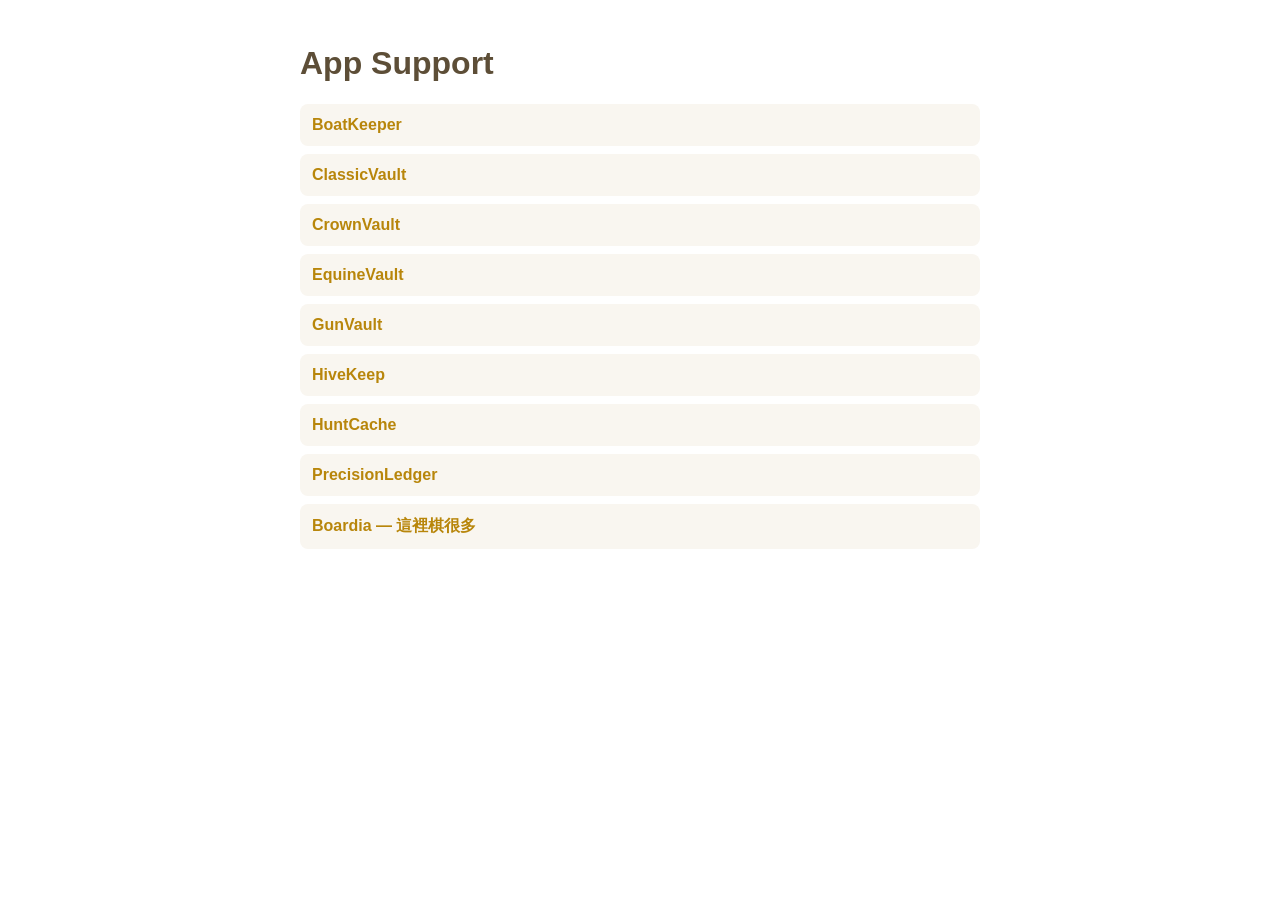
<file: index.html>
<!DOCTYPE html>
<html lang="en">
<head>
<meta charset="UTF-8">
<meta name="viewport" content="width=device-width, initial-scale=1.0">
<title>App Support</title>
<style>
body { font-family: -apple-system, sans-serif; max-width: 680px; margin: 0 auto; padding: 24px 16px; }
h1 { color: #5D4E37; }
a { color: #B8860B; text-decoration: none; font-weight: 600; }
.app { margin: 8px 0; padding: 12px; background: #f9f6f0; border-radius: 8px; }
</style>
</head>
<body>
<h1>App Support</h1>
<div class="app"><a href="./boatkeeper.html">BoatKeeper</a></div>
<div class="app"><a href="./classicvault.html">ClassicVault</a></div>
<div class="app"><a href="./crownvault.html">CrownVault</a></div>
<div class="app"><a href="./equinevault.html">EquineVault</a></div>
<div class="app"><a href="./gunvault.html">GunVault</a></div>
<div class="app"><a href="./hivekeep.html">HiveKeep</a></div>
<div class="app"><a href="./huntcache.html">HuntCache</a></div>
<div class="app"><a href="./precisionledger.html">PrecisionLedger</a></div>
<div class="app"><a href="./boardia/support.html">Boardia — 這裡棋很多</a></div>
</body>
</html>
</file>
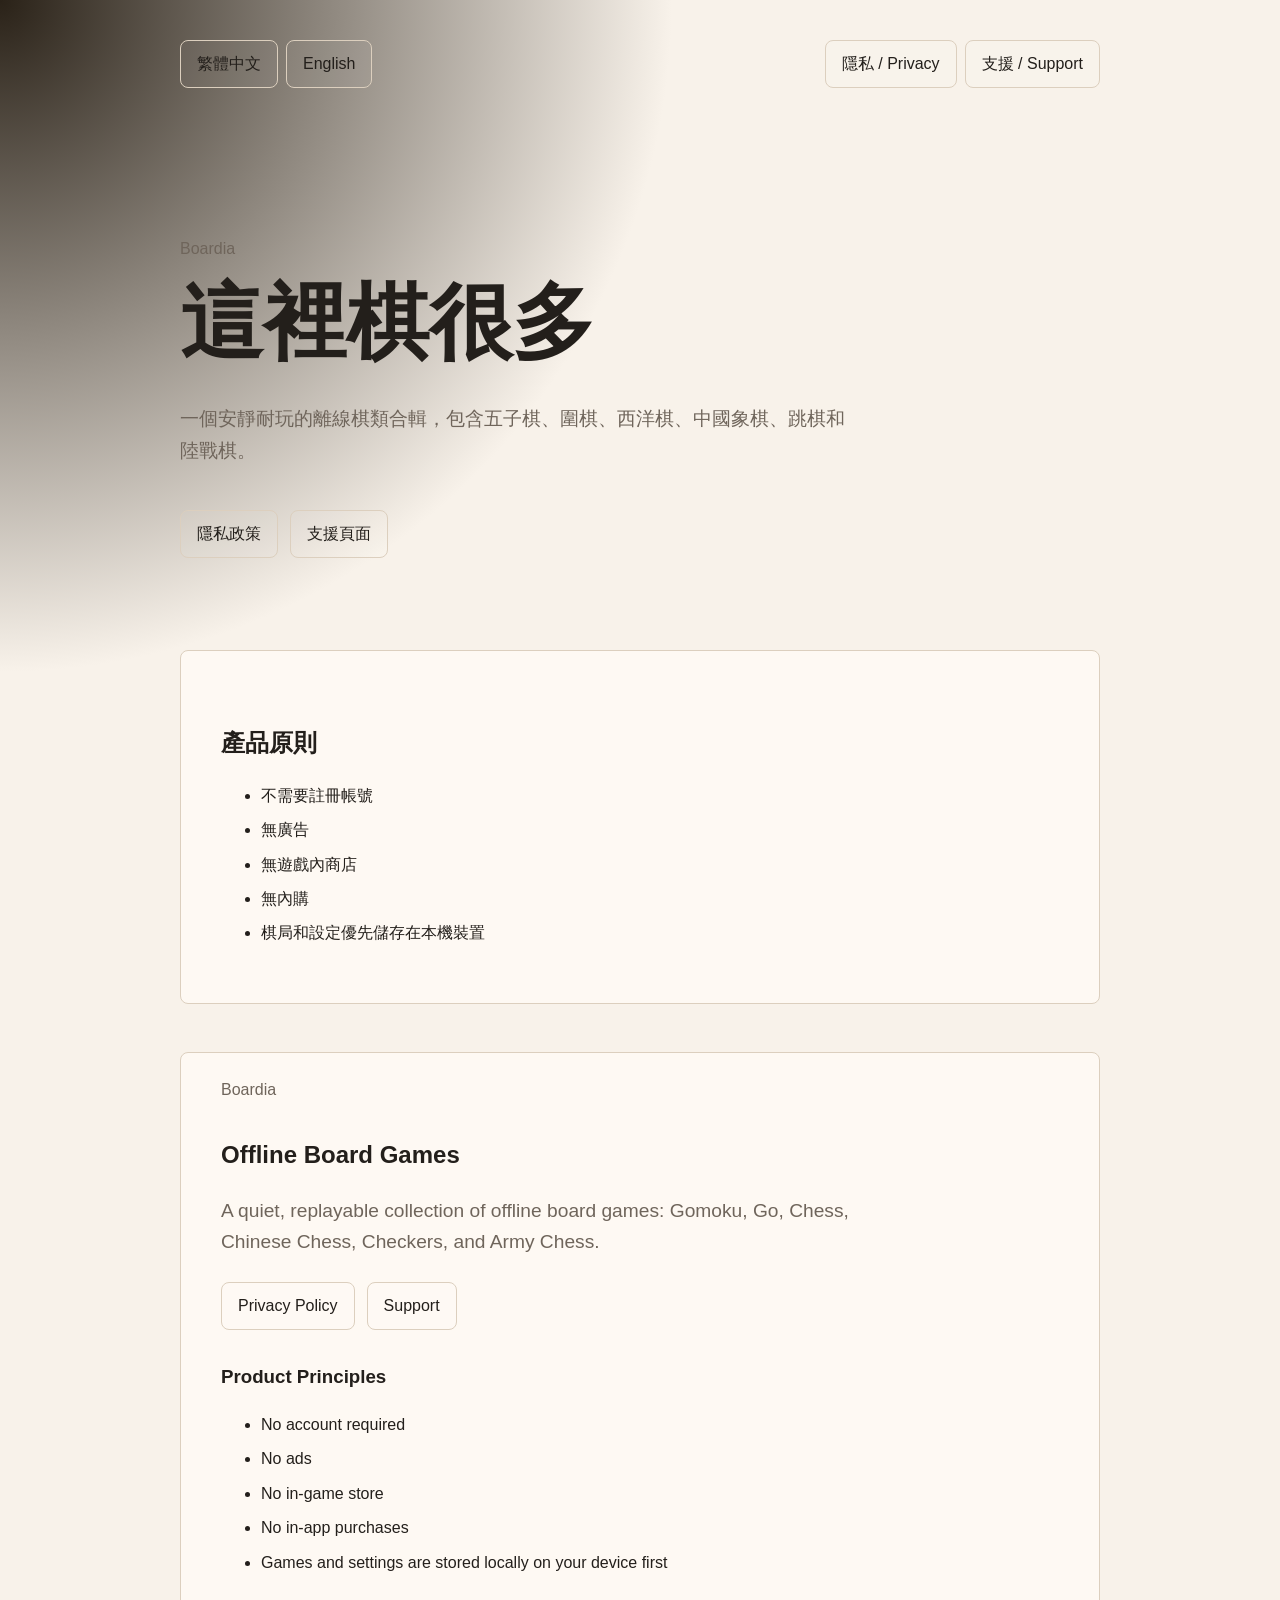
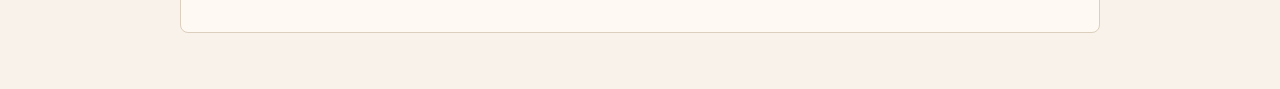
<file: boardia/index.html>
<!doctype html>
<html lang="zh-Hant-TW">
<head>
  <meta charset="utf-8">
  <meta name="viewport" content="width=device-width, initial-scale=1">
  <title>這裡棋很多 · Boardia</title>
  <meta name="description" content="這裡棋很多（Boardia）是一款離線棋類遊戲合輯，提供繁體中文與英文資訊。">
  <link rel="stylesheet" href="style.css">
</head>
<body>
  <main class="page">
    <nav class="topnav" aria-label="語言導覽">
      <div class="nav-links"><a href="#zh-hant">繁體中文</a><a href="#en">English</a></div>
      <div class="language-links"><a href="privacy.html">隱私 / Privacy</a><a href="support.html">支援 / Support</a></div>
    </nav>

    <section id="zh-hant" class="hero" lang="zh-Hant-TW">
        <p class="eyebrow">Boardia</p>
        <h1>這裡棋很多</h1>
        <p class="lede">一個安靜耐玩的離線棋類合輯，包含五子棋、圍棋、西洋棋、中國象棋、跳棋和陸戰棋。</p>
        <div class="actions">
          <a href="privacy.html">隱私政策</a>
          <a href="support.html">支援頁面</a>
        </div>
    </section>

    <section class="panel" lang="zh-Hant-TW">
      <h2>產品原則</h2>
      <ul>
        <li>不需要註冊帳號</li>
        <li>無廣告</li>
        <li>無遊戲內商店</li>
        <li>無內購</li>
        <li>棋局和設定優先儲存在本機裝置</li>
      </ul>
    </section>

    <section id="en" class="panel translation" lang="en">
      <p class="eyebrow">Boardia</p>
      <h2>Offline Board Games</h2>
      <p class="lede">A quiet, replayable collection of offline board games: Gomoku, Go, Chess, Chinese Chess, Checkers, and Army Chess.</p>
      <div class="actions">
        <a href="privacy.html">Privacy Policy</a>
        <a href="support.html">Support</a>
      </div>
      <h3>Product Principles</h3>
      <ul>
        <li>No account required</li>
        <li>No ads</li>
        <li>No in-game store</li>
        <li>No in-app purchases</li>
        <li>Games and settings are stored locally on your device first</li>
      </ul>
    </section>
  </main>
</body>
</html>
</file>
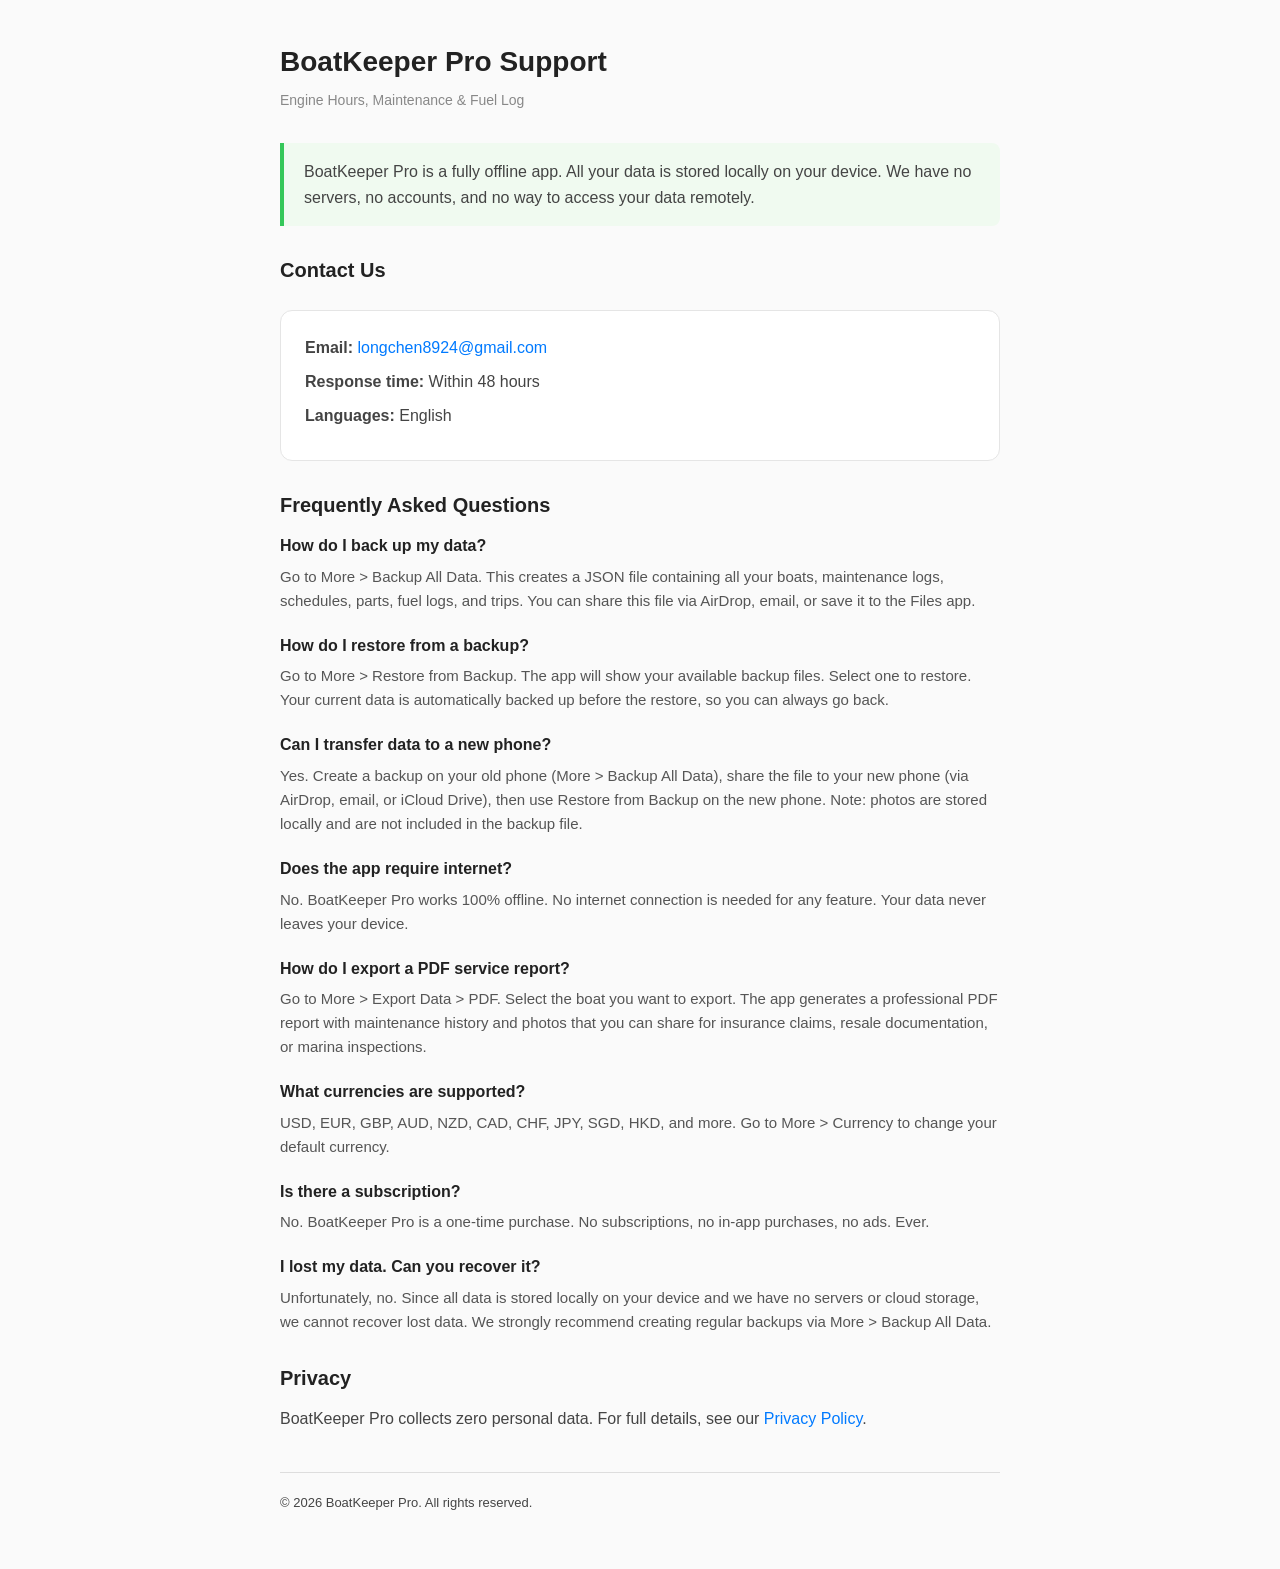
<file: boatkeeper.html>
<!DOCTYPE html>
<html lang="en">
<head>
<meta charset="UTF-8">
<meta name="viewport" content="width=device-width, initial-scale=1.0">
<title>BoatKeeper Pro - Support</title>
<style>
  * { margin: 0; padding: 0; box-sizing: border-box; }
  body {
    font-family: -apple-system, BlinkMacSystemFont, "Segoe UI", Roboto, Helvetica, Arial, sans-serif;
    background: #fafafa;
    color: #333;
    line-height: 1.6;
    padding: 40px 20px;
  }
  .container { max-width: 720px; margin: 0 auto; }
  h1 { font-size: 28px; color: #222; margin-bottom: 4px; }
  .subtitle { font-size: 14px; color: #888; margin-bottom: 32px; }
  h2 { font-size: 20px; color: #222; margin: 28px 0 12px; }
  p { margin-bottom: 16px; color: #444; }
  .highlight {
    background: #f0faf0;
    border-left: 4px solid #34c759;
    padding: 16px 20px;
    margin: 24px 0;
    border-radius: 0 8px 8px 0;
  }
  .highlight p { margin-bottom: 0; }
  a { color: #007aff; text-decoration: none; }
  a:hover { text-decoration: underline; }
  .contact-card {
    background: #fff;
    border: 1px solid #e5e5e5;
    border-radius: 12px;
    padding: 24px;
    margin: 24px 0;
  }
  .contact-card p { margin-bottom: 8px; }
  .faq-item { margin-bottom: 20px; }
  .faq-item h3 { font-size: 16px; color: #222; margin-bottom: 6px; }
  .faq-item p { font-size: 15px; color: #555; margin-bottom: 0; }
  .footer {
    margin-top: 40px;
    padding-top: 20px;
    border-top: 1px solid #ddd;
    font-size: 13px;
    color: #999;
  }
</style>
</head>
<body>
<div class="container">

<h1>BoatKeeper Pro Support</h1>
<p class="subtitle">Engine Hours, Maintenance & Fuel Log</p>

<div class="highlight">
  <p>BoatKeeper Pro is a fully offline app. All your data is stored locally on your device. We have no servers, no accounts, and no way to access your data remotely.</p>
</div>

<h2>Contact Us</h2>
<div class="contact-card">
  <p><strong>Email:</strong> <a href="mailto:longchen8924@gmail.com">longchen8924@gmail.com</a></p>
  <p><strong>Response time:</strong> Within 48 hours</p>
  <p><strong>Languages:</strong> English</p>
</div>

<h2>Frequently Asked Questions</h2>

<div class="faq-item">
  <h3>How do I back up my data?</h3>
  <p>Go to More > Backup All Data. This creates a JSON file containing all your boats, maintenance logs, schedules, parts, fuel logs, and trips. You can share this file via AirDrop, email, or save it to the Files app.</p>
</div>

<div class="faq-item">
  <h3>How do I restore from a backup?</h3>
  <p>Go to More > Restore from Backup. The app will show your available backup files. Select one to restore. Your current data is automatically backed up before the restore, so you can always go back.</p>
</div>

<div class="faq-item">
  <h3>Can I transfer data to a new phone?</h3>
  <p>Yes. Create a backup on your old phone (More > Backup All Data), share the file to your new phone (via AirDrop, email, or iCloud Drive), then use Restore from Backup on the new phone. Note: photos are stored locally and are not included in the backup file.</p>
</div>

<div class="faq-item">
  <h3>Does the app require internet?</h3>
  <p>No. BoatKeeper Pro works 100% offline. No internet connection is needed for any feature. Your data never leaves your device.</p>
</div>

<div class="faq-item">
  <h3>How do I export a PDF service report?</h3>
  <p>Go to More > Export Data > PDF. Select the boat you want to export. The app generates a professional PDF report with maintenance history and photos that you can share for insurance claims, resale documentation, or marina inspections.</p>
</div>

<div class="faq-item">
  <h3>What currencies are supported?</h3>
  <p>USD, EUR, GBP, AUD, NZD, CAD, CHF, JPY, SGD, HKD, and more. Go to More > Currency to change your default currency.</p>
</div>

<div class="faq-item">
  <h3>Is there a subscription?</h3>
  <p>No. BoatKeeper Pro is a one-time purchase. No subscriptions, no in-app purchases, no ads. Ever.</p>
</div>

<div class="faq-item">
  <h3>I lost my data. Can you recover it?</h3>
  <p>Unfortunately, no. Since all data is stored locally on your device and we have no servers or cloud storage, we cannot recover lost data. We strongly recommend creating regular backups via More > Backup All Data.</p>
</div>

<h2>Privacy</h2>
<p>BoatKeeper Pro collects zero personal data. For full details, see our <a href="https://maxchen8924-max.github.io/privacy-policy/boatkeeper.html">Privacy Policy</a>.</p>

<div class="footer">
  <p>&copy; 2026 BoatKeeper Pro. All rights reserved.</p>
</div>

</div>
</body>
</html>
</file>
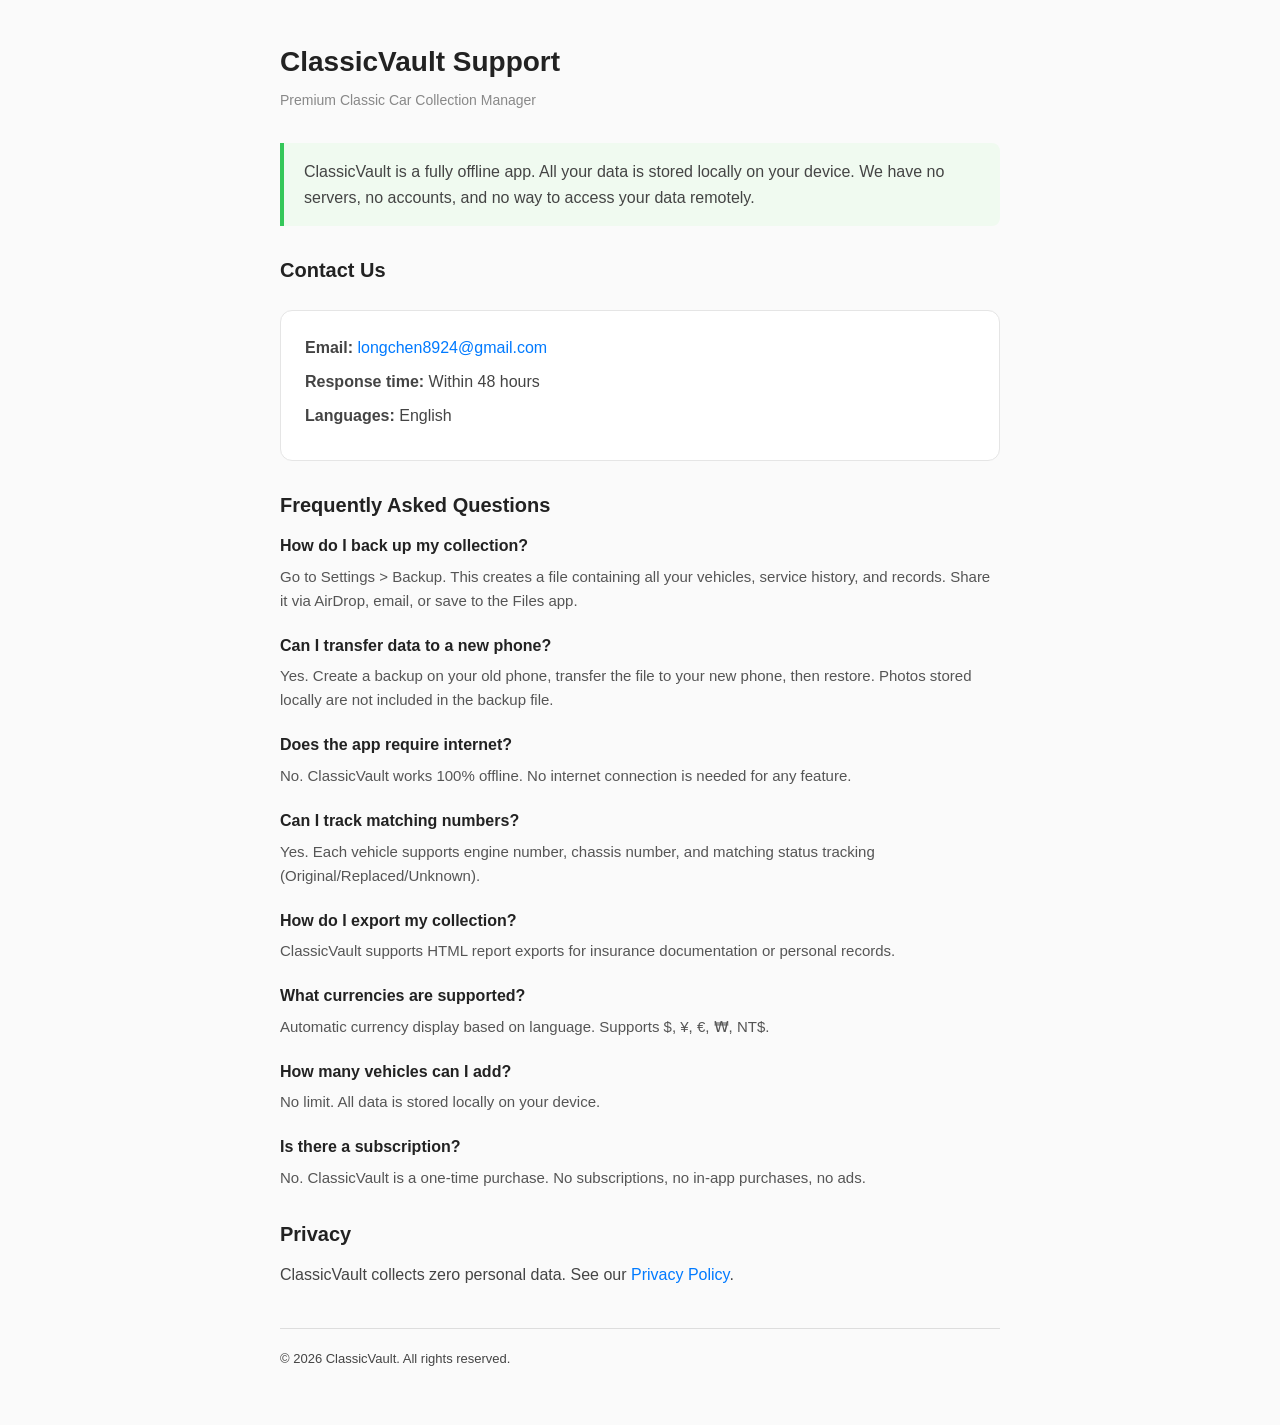
<file: classicvault.html>
<!DOCTYPE html>
<html lang="en">
<head>
<meta charset="UTF-8">
<meta name="viewport" content="width=device-width, initial-scale=1.0">
<title>ClassicVault - Support</title>
<style>
  *{margin:0;padding:0;box-sizing:border-box}
  body{font-family:-apple-system,BlinkMacSystemFont,"Segoe UI",Roboto,Helvetica,Arial,sans-serif;background:#fafafa;color:#333;line-height:1.6;padding:40px 20px}
  .container{max-width:720px;margin:0 auto}
  h1{font-size:28px;color:#222;margin-bottom:4px}
  .subtitle{font-size:14px;color:#888;margin-bottom:32px}
  h2{font-size:20px;color:#222;margin:28px 0 12px}
  p{margin-bottom:16px;color:#444}
  .highlight{background:#f0faf0;border-left:4px solid #34c759;padding:16px 20px;margin:24px 0;border-radius:0 8px 8px 0}
  .highlight p{margin-bottom:0}
  a{color:#007aff;text-decoration:none}
  a:hover{text-decoration:underline}
  .contact-card{background:#fff;border:1px solid #e5e5e5;border-radius:12px;padding:24px;margin:24px 0}
  .contact-card p{margin-bottom:8px}
  .faq-item{margin-bottom:20px}
  .faq-item h3{font-size:16px;color:#222;margin-bottom:6px}
  .faq-item p{font-size:15px;color:#555;margin-bottom:0}
  .footer{margin-top:40px;padding-top:20px;border-top:1px solid #ddd;font-size:13px;color:#999}
</style>
</head>
<body>
<div class="container">
<h1>ClassicVault Support</h1>
<p class="subtitle">Premium Classic Car Collection Manager</p>

<div class="highlight">
  <p>ClassicVault is a fully offline app. All your data is stored locally on your device. We have no servers, no accounts, and no way to access your data remotely.</p>
</div>

<h2>Contact Us</h2>
<div class="contact-card">
  <p><strong>Email:</strong> <a href="mailto:longchen8924@gmail.com">longchen8924@gmail.com</a></p>
  <p><strong>Response time:</strong> Within 48 hours</p>
  <p><strong>Languages:</strong> English</p>
</div>

<h2>Frequently Asked Questions</h2>

<div class="faq-item">
  <h3>How do I back up my collection?</h3>
  <p>Go to Settings > Backup. This creates a file containing all your vehicles, service history, and records. Share it via AirDrop, email, or save to the Files app.</p>
</div>

<div class="faq-item">
  <h3>Can I transfer data to a new phone?</h3>
  <p>Yes. Create a backup on your old phone, transfer the file to your new phone, then restore. Photos stored locally are not included in the backup file.</p>
</div>

<div class="faq-item">
  <h3>Does the app require internet?</h3>
  <p>No. ClassicVault works 100% offline. No internet connection is needed for any feature.</p>
</div>

<div class="faq-item">
  <h3>Can I track matching numbers?</h3>
  <p>Yes. Each vehicle supports engine number, chassis number, and matching status tracking (Original/Replaced/Unknown).</p>
</div>

<div class="faq-item">
  <h3>How do I export my collection?</h3>
  <p>ClassicVault supports HTML report exports for insurance documentation or personal records.</p>
</div>

<div class="faq-item">
  <h3>What currencies are supported?</h3>
  <p>Automatic currency display based on language. Supports $, &#165;, &#8364;, &#8361;, NT$.</p>
</div>

<div class="faq-item">
  <h3>How many vehicles can I add?</h3>
  <p>No limit. All data is stored locally on your device.</p>
</div>

<div class="faq-item">
  <h3>Is there a subscription?</h3>
  <p>No. ClassicVault is a one-time purchase. No subscriptions, no in-app purchases, no ads.</p>
</div>

<h2>Privacy</h2>
<p>ClassicVault collects zero personal data. See our <a href="https://maxchen8924-max.github.io/privacy-policy/classicvault.html">Privacy Policy</a>.</p>

<div class="footer"><p>&copy; 2026 ClassicVault. All rights reserved.</p></div>
</div>
</body>
</html>
</file>
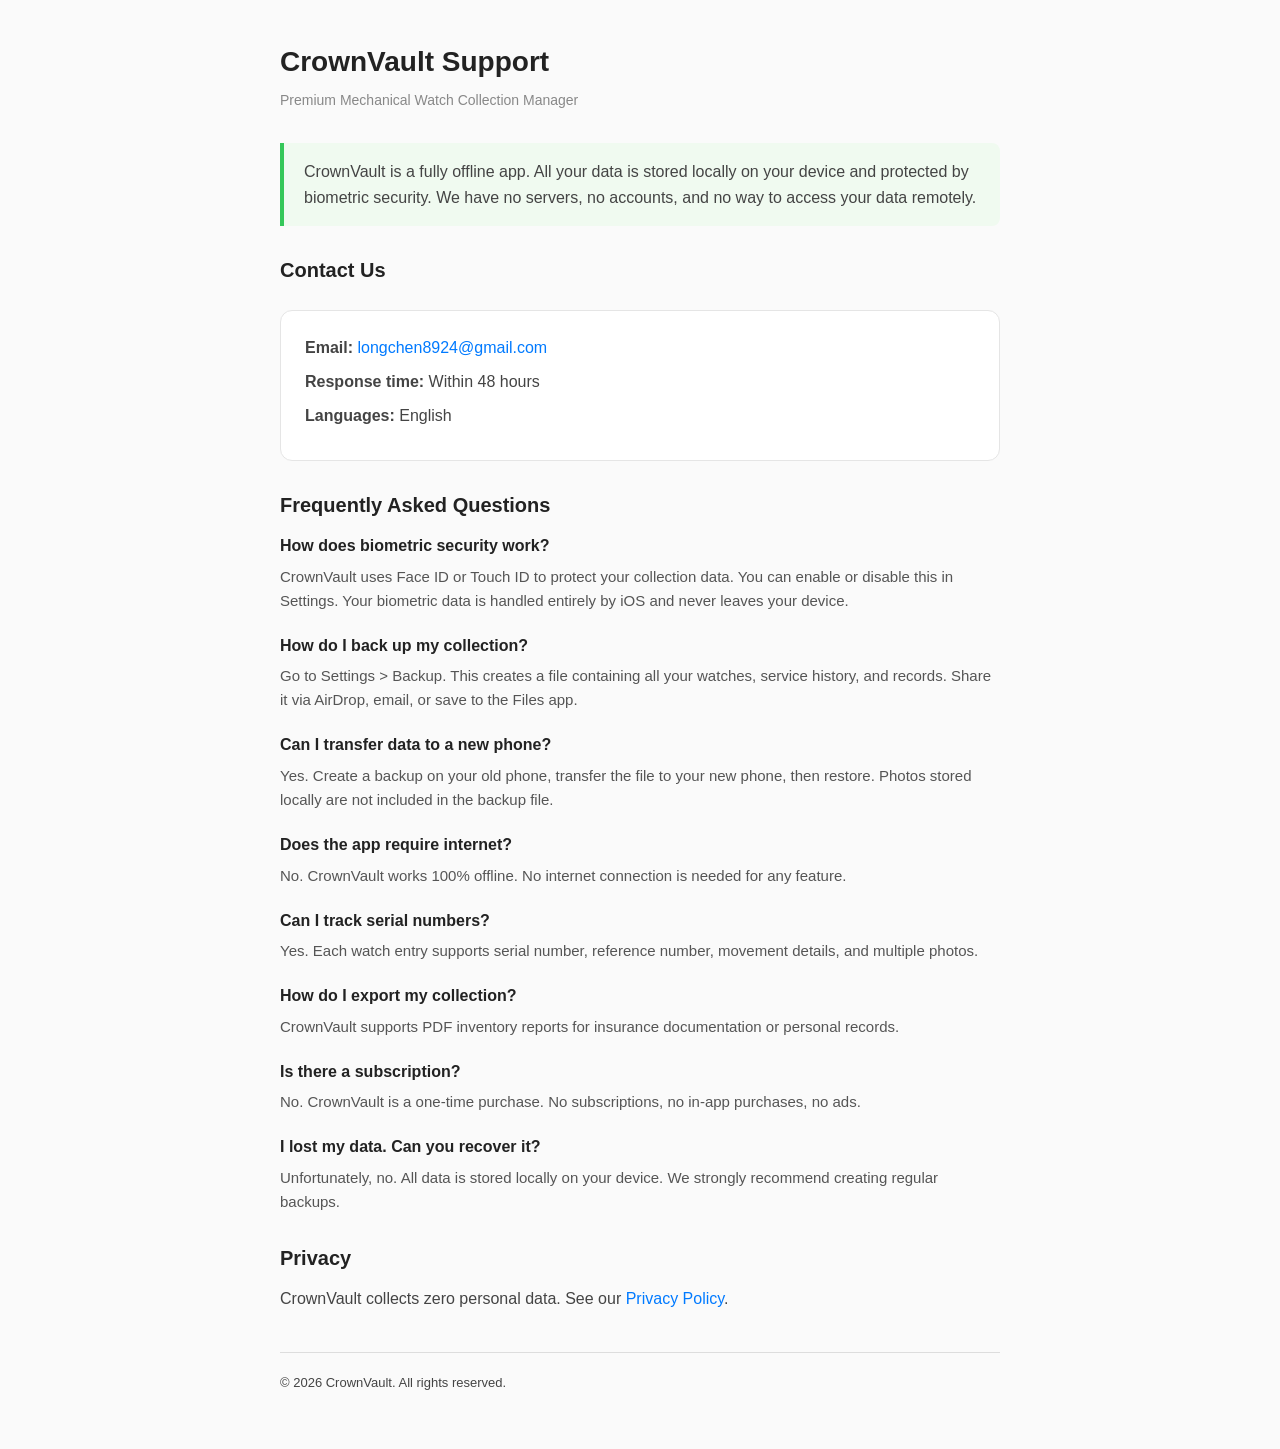
<file: crownvault.html>
<!DOCTYPE html>
<html lang="en">
<head>
<meta charset="UTF-8">
<meta name="viewport" content="width=device-width, initial-scale=1.0">
<title>CrownVault - Support</title>
<style>
  *{margin:0;padding:0;box-sizing:border-box}
  body{font-family:-apple-system,BlinkMacSystemFont,"Segoe UI",Roboto,Helvetica,Arial,sans-serif;background:#fafafa;color:#333;line-height:1.6;padding:40px 20px}
  .container{max-width:720px;margin:0 auto}
  h1{font-size:28px;color:#222;margin-bottom:4px}
  .subtitle{font-size:14px;color:#888;margin-bottom:32px}
  h2{font-size:20px;color:#222;margin:28px 0 12px}
  p{margin-bottom:16px;color:#444}
  .highlight{background:#f0faf0;border-left:4px solid #34c759;padding:16px 20px;margin:24px 0;border-radius:0 8px 8px 0}
  .highlight p{margin-bottom:0}
  a{color:#007aff;text-decoration:none}
  a:hover{text-decoration:underline}
  .contact-card{background:#fff;border:1px solid #e5e5e5;border-radius:12px;padding:24px;margin:24px 0}
  .contact-card p{margin-bottom:8px}
  .faq-item{margin-bottom:20px}
  .faq-item h3{font-size:16px;color:#222;margin-bottom:6px}
  .faq-item p{font-size:15px;color:#555;margin-bottom:0}
  .footer{margin-top:40px;padding-top:20px;border-top:1px solid #ddd;font-size:13px;color:#999}
</style>
</head>
<body>
<div class="container">
<h1>CrownVault Support</h1>
<p class="subtitle">Premium Mechanical Watch Collection Manager</p>

<div class="highlight">
  <p>CrownVault is a fully offline app. All your data is stored locally on your device and protected by biometric security. We have no servers, no accounts, and no way to access your data remotely.</p>
</div>

<h2>Contact Us</h2>
<div class="contact-card">
  <p><strong>Email:</strong> <a href="mailto:longchen8924@gmail.com">longchen8924@gmail.com</a></p>
  <p><strong>Response time:</strong> Within 48 hours</p>
  <p><strong>Languages:</strong> English</p>
</div>

<h2>Frequently Asked Questions</h2>

<div class="faq-item">
  <h3>How does biometric security work?</h3>
  <p>CrownVault uses Face ID or Touch ID to protect your collection data. You can enable or disable this in Settings. Your biometric data is handled entirely by iOS and never leaves your device.</p>
</div>

<div class="faq-item">
  <h3>How do I back up my collection?</h3>
  <p>Go to Settings > Backup. This creates a file containing all your watches, service history, and records. Share it via AirDrop, email, or save to the Files app.</p>
</div>

<div class="faq-item">
  <h3>Can I transfer data to a new phone?</h3>
  <p>Yes. Create a backup on your old phone, transfer the file to your new phone, then restore. Photos stored locally are not included in the backup file.</p>
</div>

<div class="faq-item">
  <h3>Does the app require internet?</h3>
  <p>No. CrownVault works 100% offline. No internet connection is needed for any feature.</p>
</div>

<div class="faq-item">
  <h3>Can I track serial numbers?</h3>
  <p>Yes. Each watch entry supports serial number, reference number, movement details, and multiple photos.</p>
</div>

<div class="faq-item">
  <h3>How do I export my collection?</h3>
  <p>CrownVault supports PDF inventory reports for insurance documentation or personal records.</p>
</div>

<div class="faq-item">
  <h3>Is there a subscription?</h3>
  <p>No. CrownVault is a one-time purchase. No subscriptions, no in-app purchases, no ads.</p>
</div>

<div class="faq-item">
  <h3>I lost my data. Can you recover it?</h3>
  <p>Unfortunately, no. All data is stored locally on your device. We strongly recommend creating regular backups.</p>
</div>

<h2>Privacy</h2>
<p>CrownVault collects zero personal data. See our <a href="https://maxchen8924-max.github.io/privacy-policy/crownvault.html">Privacy Policy</a>.</p>

<div class="footer"><p>&copy; 2026 CrownVault. All rights reserved.</p></div>
</div>
</body>
</html>
</file>
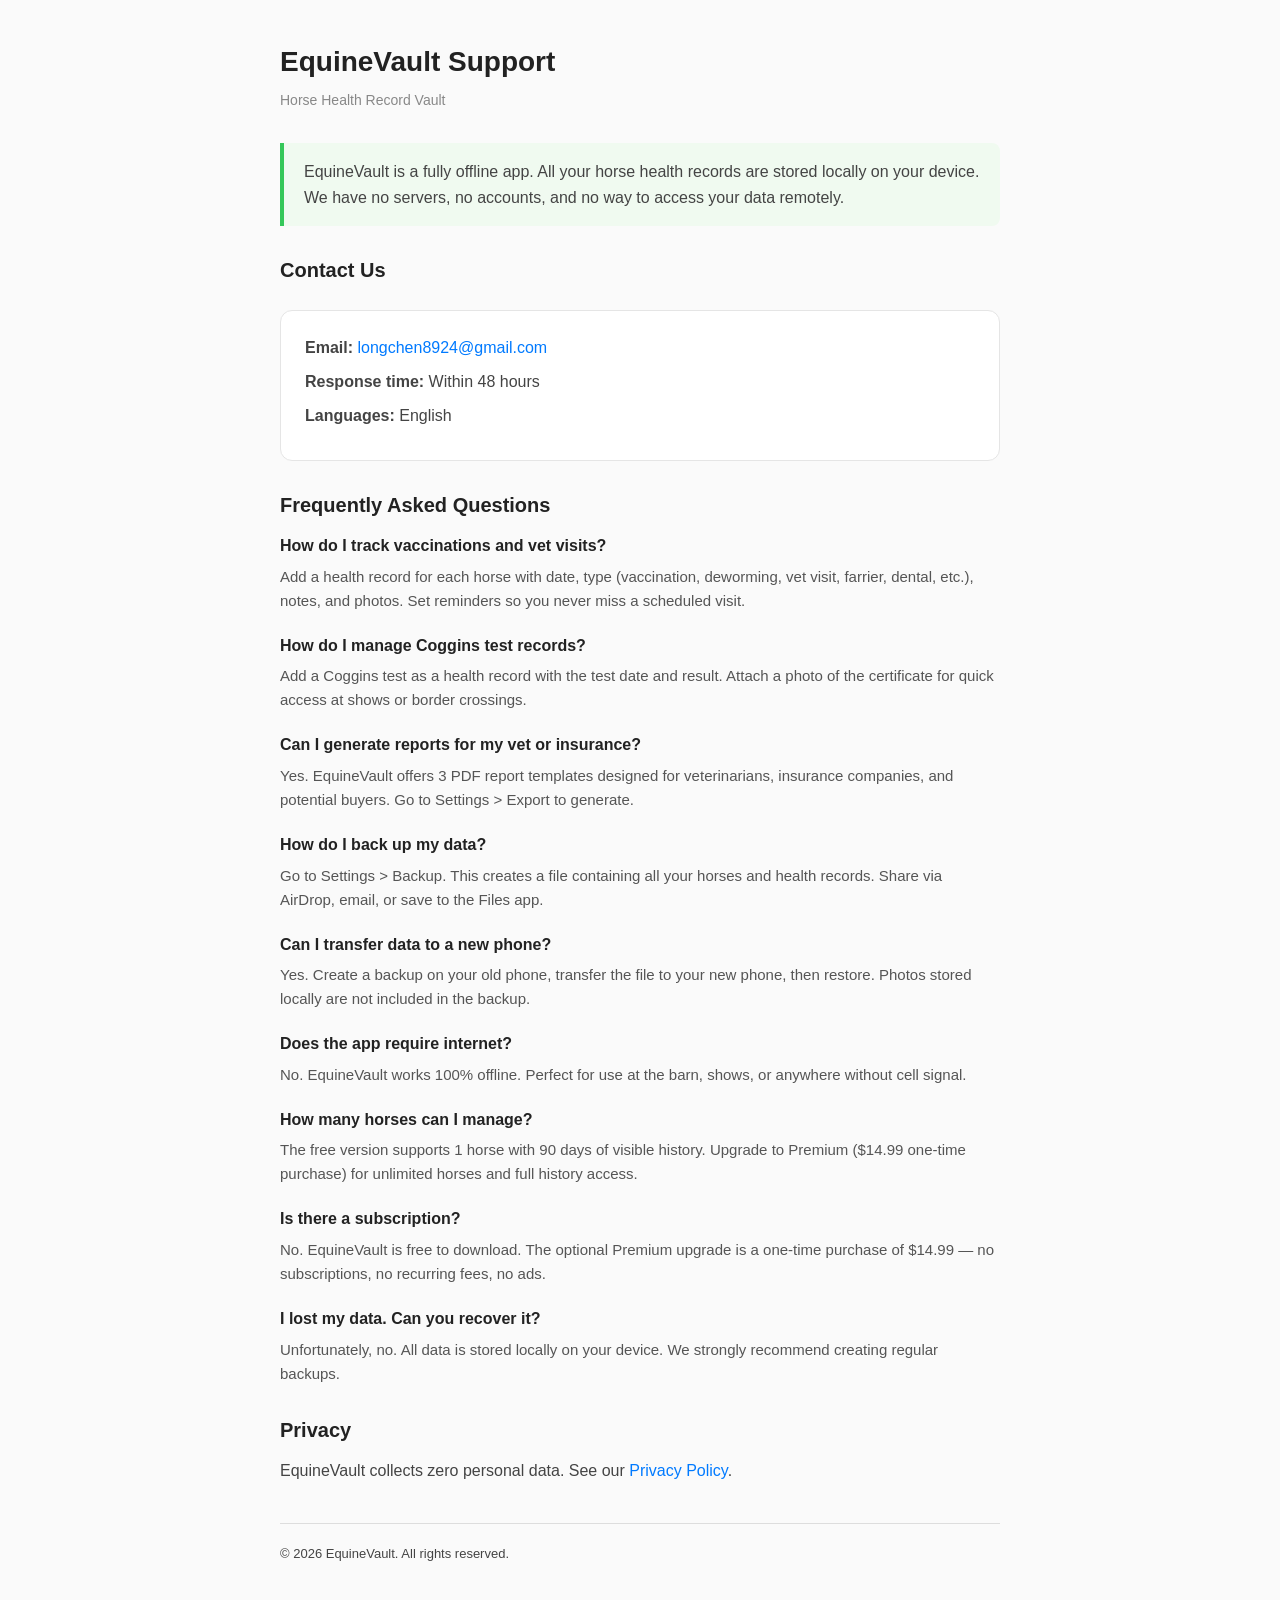
<file: equinevault.html>
<!DOCTYPE html>
<html lang="en">
<head>
<meta charset="UTF-8">
<meta name="viewport" content="width=device-width, initial-scale=1.0">
<title>EquineVault - Support</title>
<style>
  *{margin:0;padding:0;box-sizing:border-box}
  body{font-family:-apple-system,BlinkMacSystemFont,"Segoe UI",Roboto,Helvetica,Arial,sans-serif;background:#fafafa;color:#333;line-height:1.6;padding:40px 20px}
  .container{max-width:720px;margin:0 auto}
  h1{font-size:28px;color:#222;margin-bottom:4px}
  .subtitle{font-size:14px;color:#888;margin-bottom:32px}
  h2{font-size:20px;color:#222;margin:28px 0 12px}
  p{margin-bottom:16px;color:#444}
  .highlight{background:#f0faf0;border-left:4px solid #34c759;padding:16px 20px;margin:24px 0;border-radius:0 8px 8px 0}
  .highlight p{margin-bottom:0}
  a{color:#007aff;text-decoration:none}
  a:hover{text-decoration:underline}
  .contact-card{background:#fff;border:1px solid #e5e5e5;border-radius:12px;padding:24px;margin:24px 0}
  .contact-card p{margin-bottom:8px}
  .faq-item{margin-bottom:20px}
  .faq-item h3{font-size:16px;color:#222;margin-bottom:6px}
  .faq-item p{font-size:15px;color:#555;margin-bottom:0}
  .footer{margin-top:40px;padding-top:20px;border-top:1px solid #ddd;font-size:13px;color:#999}
</style>
</head>
<body>
<div class="container">
<h1>EquineVault Support</h1>
<p class="subtitle">Horse Health Record Vault</p>

<div class="highlight">
  <p>EquineVault is a fully offline app. All your horse health records are stored locally on your device. We have no servers, no accounts, and no way to access your data remotely.</p>
</div>

<h2>Contact Us</h2>
<div class="contact-card">
  <p><strong>Email:</strong> <a href="mailto:longchen8924@gmail.com">longchen8924@gmail.com</a></p>
  <p><strong>Response time:</strong> Within 48 hours</p>
  <p><strong>Languages:</strong> English</p>
</div>

<h2>Frequently Asked Questions</h2>

<div class="faq-item">
  <h3>How do I track vaccinations and vet visits?</h3>
  <p>Add a health record for each horse with date, type (vaccination, deworming, vet visit, farrier, dental, etc.), notes, and photos. Set reminders so you never miss a scheduled visit.</p>
</div>

<div class="faq-item">
  <h3>How do I manage Coggins test records?</h3>
  <p>Add a Coggins test as a health record with the test date and result. Attach a photo of the certificate for quick access at shows or border crossings.</p>
</div>

<div class="faq-item">
  <h3>Can I generate reports for my vet or insurance?</h3>
  <p>Yes. EquineVault offers 3 PDF report templates designed for veterinarians, insurance companies, and potential buyers. Go to Settings > Export to generate.</p>
</div>

<div class="faq-item">
  <h3>How do I back up my data?</h3>
  <p>Go to Settings > Backup. This creates a file containing all your horses and health records. Share via AirDrop, email, or save to the Files app.</p>
</div>

<div class="faq-item">
  <h3>Can I transfer data to a new phone?</h3>
  <p>Yes. Create a backup on your old phone, transfer the file to your new phone, then restore. Photos stored locally are not included in the backup.</p>
</div>

<div class="faq-item">
  <h3>Does the app require internet?</h3>
  <p>No. EquineVault works 100% offline. Perfect for use at the barn, shows, or anywhere without cell signal.</p>
</div>

<div class="faq-item">
  <h3>How many horses can I manage?</h3>
  <p>The free version supports 1 horse with 90 days of visible history. Upgrade to Premium ($14.99 one-time purchase) for unlimited horses and full history access.</p>
</div>

<div class="faq-item">
  <h3>Is there a subscription?</h3>
  <p>No. EquineVault is free to download. The optional Premium upgrade is a one-time purchase of $14.99 — no subscriptions, no recurring fees, no ads.</p>
</div>

<div class="faq-item">
  <h3>I lost my data. Can you recover it?</h3>
  <p>Unfortunately, no. All data is stored locally on your device. We strongly recommend creating regular backups.</p>
</div>

<h2>Privacy</h2>
<p>EquineVault collects zero personal data. See our <a href="https://maxchen8924-max.github.io/privacy-policy/equinevault.html">Privacy Policy</a>.</p>

<div class="footer"><p>&copy; 2026 EquineVault. All rights reserved.</p></div>
</div>
</body>
</html>
</file>
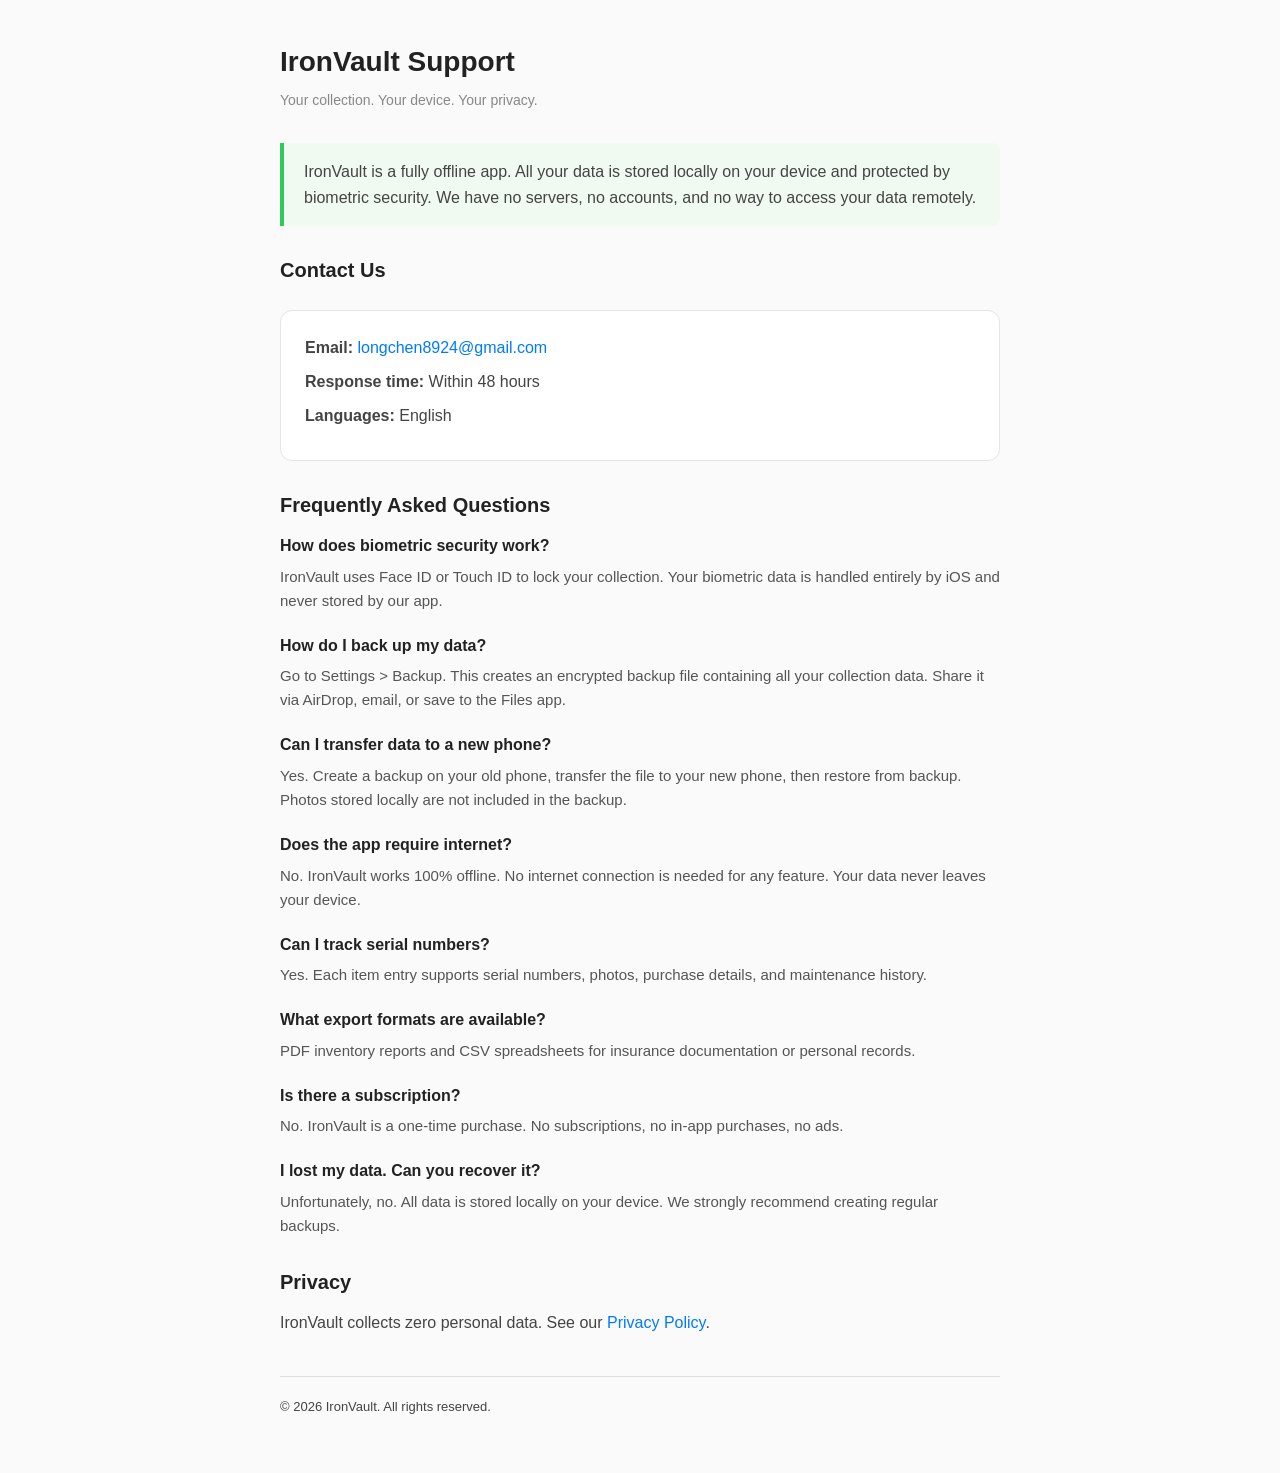
<file: gunvault.html>
<!DOCTYPE html>
<html lang="en">
<head>
<meta charset="UTF-8">
<meta name="viewport" content="width=device-width, initial-scale=1.0">
<title>IronVault - Support</title>
<style>
  *{margin:0;padding:0;box-sizing:border-box}
  body{font-family:-apple-system,BlinkMacSystemFont,"Segoe UI",Roboto,Helvetica,Arial,sans-serif;background:#fafafa;color:#333;line-height:1.6;padding:40px 20px}
  .container{max-width:720px;margin:0 auto}
  h1{font-size:28px;color:#222;margin-bottom:4px}
  .subtitle{font-size:14px;color:#888;margin-bottom:32px}
  h2{font-size:20px;color:#222;margin:28px 0 12px}
  p{margin-bottom:16px;color:#444}
  .highlight{background:#f0faf0;border-left:4px solid #34c759;padding:16px 20px;margin:24px 0;border-radius:0 8px 8px 0}
  .highlight p{margin-bottom:0}
  a{color:#007aff;text-decoration:none}
  a:hover{text-decoration:underline}
  .contact-card{background:#fff;border:1px solid #e5e5e5;border-radius:12px;padding:24px;margin:24px 0}
  .contact-card p{margin-bottom:8px}
  .faq-item{margin-bottom:20px}
  .faq-item h3{font-size:16px;color:#222;margin-bottom:6px}
  .faq-item p{font-size:15px;color:#555;margin-bottom:0}
  .footer{margin-top:40px;padding-top:20px;border-top:1px solid #ddd;font-size:13px;color:#999}
</style>
</head>
<body>
<div class="container">
<h1>IronVault Support</h1>
<p class="subtitle">Your collection. Your device. Your privacy.</p>

<div class="highlight">
  <p>IronVault is a fully offline app. All your data is stored locally on your device and protected by biometric security. We have no servers, no accounts, and no way to access your data remotely.</p>
</div>

<h2>Contact Us</h2>
<div class="contact-card">
  <p><strong>Email:</strong> <a href="mailto:longchen8924@gmail.com">longchen8924@gmail.com</a></p>
  <p><strong>Response time:</strong> Within 48 hours</p>
  <p><strong>Languages:</strong> English</p>
</div>

<h2>Frequently Asked Questions</h2>

<div class="faq-item">
  <h3>How does biometric security work?</h3>
  <p>IronVault uses Face ID or Touch ID to lock your collection. Your biometric data is handled entirely by iOS and never stored by our app.</p>
</div>

<div class="faq-item">
  <h3>How do I back up my data?</h3>
  <p>Go to Settings > Backup. This creates an encrypted backup file containing all your collection data. Share it via AirDrop, email, or save to the Files app.</p>
</div>

<div class="faq-item">
  <h3>Can I transfer data to a new phone?</h3>
  <p>Yes. Create a backup on your old phone, transfer the file to your new phone, then restore from backup. Photos stored locally are not included in the backup.</p>
</div>

<div class="faq-item">
  <h3>Does the app require internet?</h3>
  <p>No. IronVault works 100% offline. No internet connection is needed for any feature. Your data never leaves your device.</p>
</div>

<div class="faq-item">
  <h3>Can I track serial numbers?</h3>
  <p>Yes. Each item entry supports serial numbers, photos, purchase details, and maintenance history.</p>
</div>

<div class="faq-item">
  <h3>What export formats are available?</h3>
  <p>PDF inventory reports and CSV spreadsheets for insurance documentation or personal records.</p>
</div>

<div class="faq-item">
  <h3>Is there a subscription?</h3>
  <p>No. IronVault is a one-time purchase. No subscriptions, no in-app purchases, no ads.</p>
</div>

<div class="faq-item">
  <h3>I lost my data. Can you recover it?</h3>
  <p>Unfortunately, no. All data is stored locally on your device. We strongly recommend creating regular backups.</p>
</div>

<h2>Privacy</h2>
<p>IronVault collects zero personal data. See our <a href="https://maxchen8924-max.github.io/privacy-policy/gunvault.html">Privacy Policy</a>.</p>

<div class="footer"><p>&copy; 2026 IronVault. All rights reserved.</p></div>
</div>
</body>
</html>
</file>
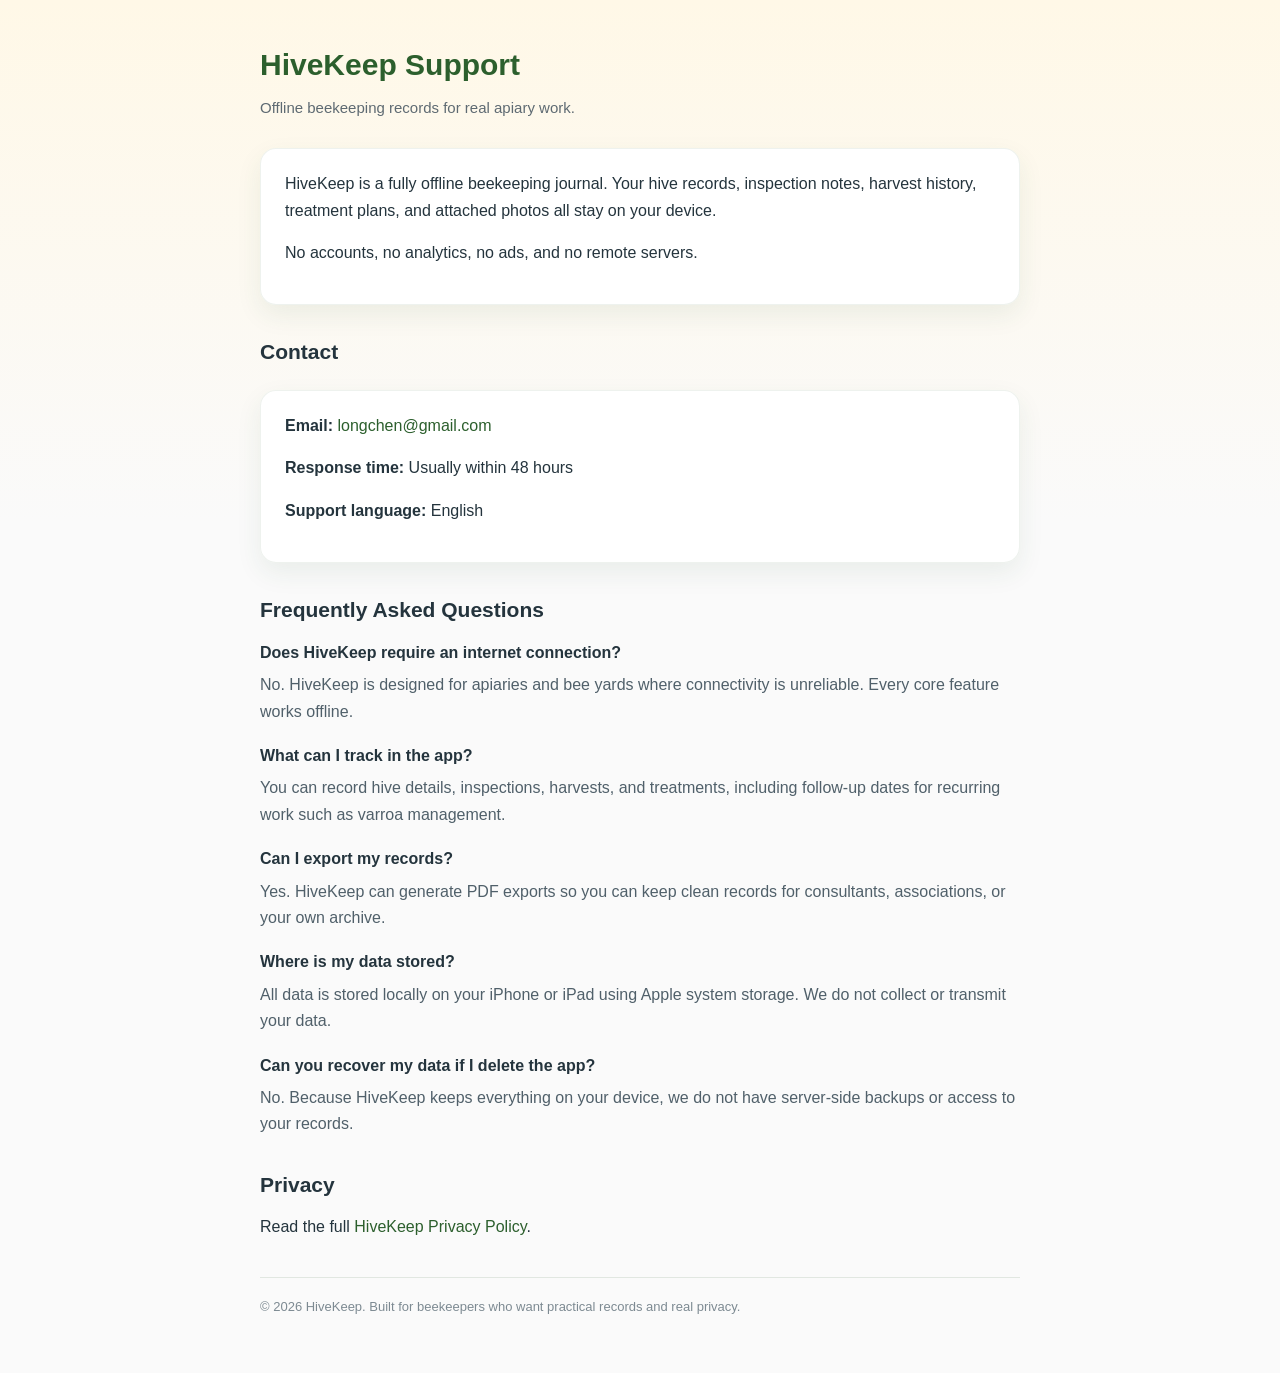
<file: hivekeep.html>
<!DOCTYPE html>
<html lang="en">
<head>
<meta charset="UTF-8">
<meta name="viewport" content="width=device-width, initial-scale=1.0">
<title>HiveKeep Support</title>
<style>
  * { margin: 0; padding: 0; box-sizing: border-box; }
  body {
    font-family: -apple-system, BlinkMacSystemFont, "Segoe UI", Roboto, Helvetica, Arial, sans-serif;
    background: linear-gradient(180deg, #fff8e7 0%, #fafafa 38%);
    color: #24343d;
    line-height: 1.65;
    padding: 40px 20px;
  }
  .container { max-width: 760px; margin: 0 auto; }
  h1 { font-size: 30px; color: #2c5f2d; margin-bottom: 6px; }
  .subtitle { font-size: 15px; color: #5e6a72; margin-bottom: 28px; }
  h2 { font-size: 21px; color: #24343d; margin: 30px 0 12px; }
  p { margin-bottom: 16px; }
  a { color: #2c5f2d; text-decoration: none; }
  a:hover { text-decoration: underline; }
  .card {
    background: rgba(255, 255, 255, 0.96);
    border: 1px solid rgba(44, 95, 45, 0.08);
    border-radius: 16px;
    padding: 22px 24px;
    box-shadow: 0 10px 26px rgba(44, 95, 45, 0.08);
    margin: 20px 0;
  }
  .faq-item { margin-bottom: 18px; }
  .faq-item h3 { font-size: 16px; margin-bottom: 6px; color: #24343d; }
  .faq-item p { margin-bottom: 0; color: #50606a; }
  .footer {
    margin-top: 36px;
    padding-top: 18px;
    border-top: 1px solid rgba(44, 95, 45, 0.12);
    font-size: 13px;
    color: #7d8a92;
  }
</style>
</head>
<body>
<div class="container">
  <h1>HiveKeep Support</h1>
  <p class="subtitle">Offline beekeeping records for real apiary work.</p>

  <div class="card">
    <p>HiveKeep is a fully offline beekeeping journal. Your hive records, inspection notes, harvest history, treatment plans, and attached photos all stay on your device.</p>
    <p>No accounts, no analytics, no ads, and no remote servers.</p>
  </div>

  <h2>Contact</h2>
  <div class="card">
    <p><strong>Email:</strong> <a href="mailto:longchen@gmail.com">longchen@gmail.com</a></p>
    <p><strong>Response time:</strong> Usually within 48 hours</p>
    <p><strong>Support language:</strong> English</p>
  </div>

  <h2>Frequently Asked Questions</h2>

  <div class="faq-item">
    <h3>Does HiveKeep require an internet connection?</h3>
    <p>No. HiveKeep is designed for apiaries and bee yards where connectivity is unreliable. Every core feature works offline.</p>
  </div>

  <div class="faq-item">
    <h3>What can I track in the app?</h3>
    <p>You can record hive details, inspections, harvests, and treatments, including follow-up dates for recurring work such as varroa management.</p>
  </div>

  <div class="faq-item">
    <h3>Can I export my records?</h3>
    <p>Yes. HiveKeep can generate PDF exports so you can keep clean records for consultants, associations, or your own archive.</p>
  </div>

  <div class="faq-item">
    <h3>Where is my data stored?</h3>
    <p>All data is stored locally on your iPhone or iPad using Apple system storage. We do not collect or transmit your data.</p>
  </div>

  <div class="faq-item">
    <h3>Can you recover my data if I delete the app?</h3>
    <p>No. Because HiveKeep keeps everything on your device, we do not have server-side backups or access to your records.</p>
  </div>

  <h2>Privacy</h2>
  <p>Read the full <a href="https://maxchen8924-max.github.io/privacy-policy/hivekeep/">HiveKeep Privacy Policy</a>.</p>

  <div class="footer">
    <p>&copy; 2026 HiveKeep. Built for beekeepers who want practical records and real privacy.</p>
  </div>
</div>
</body>
</html>
</file>
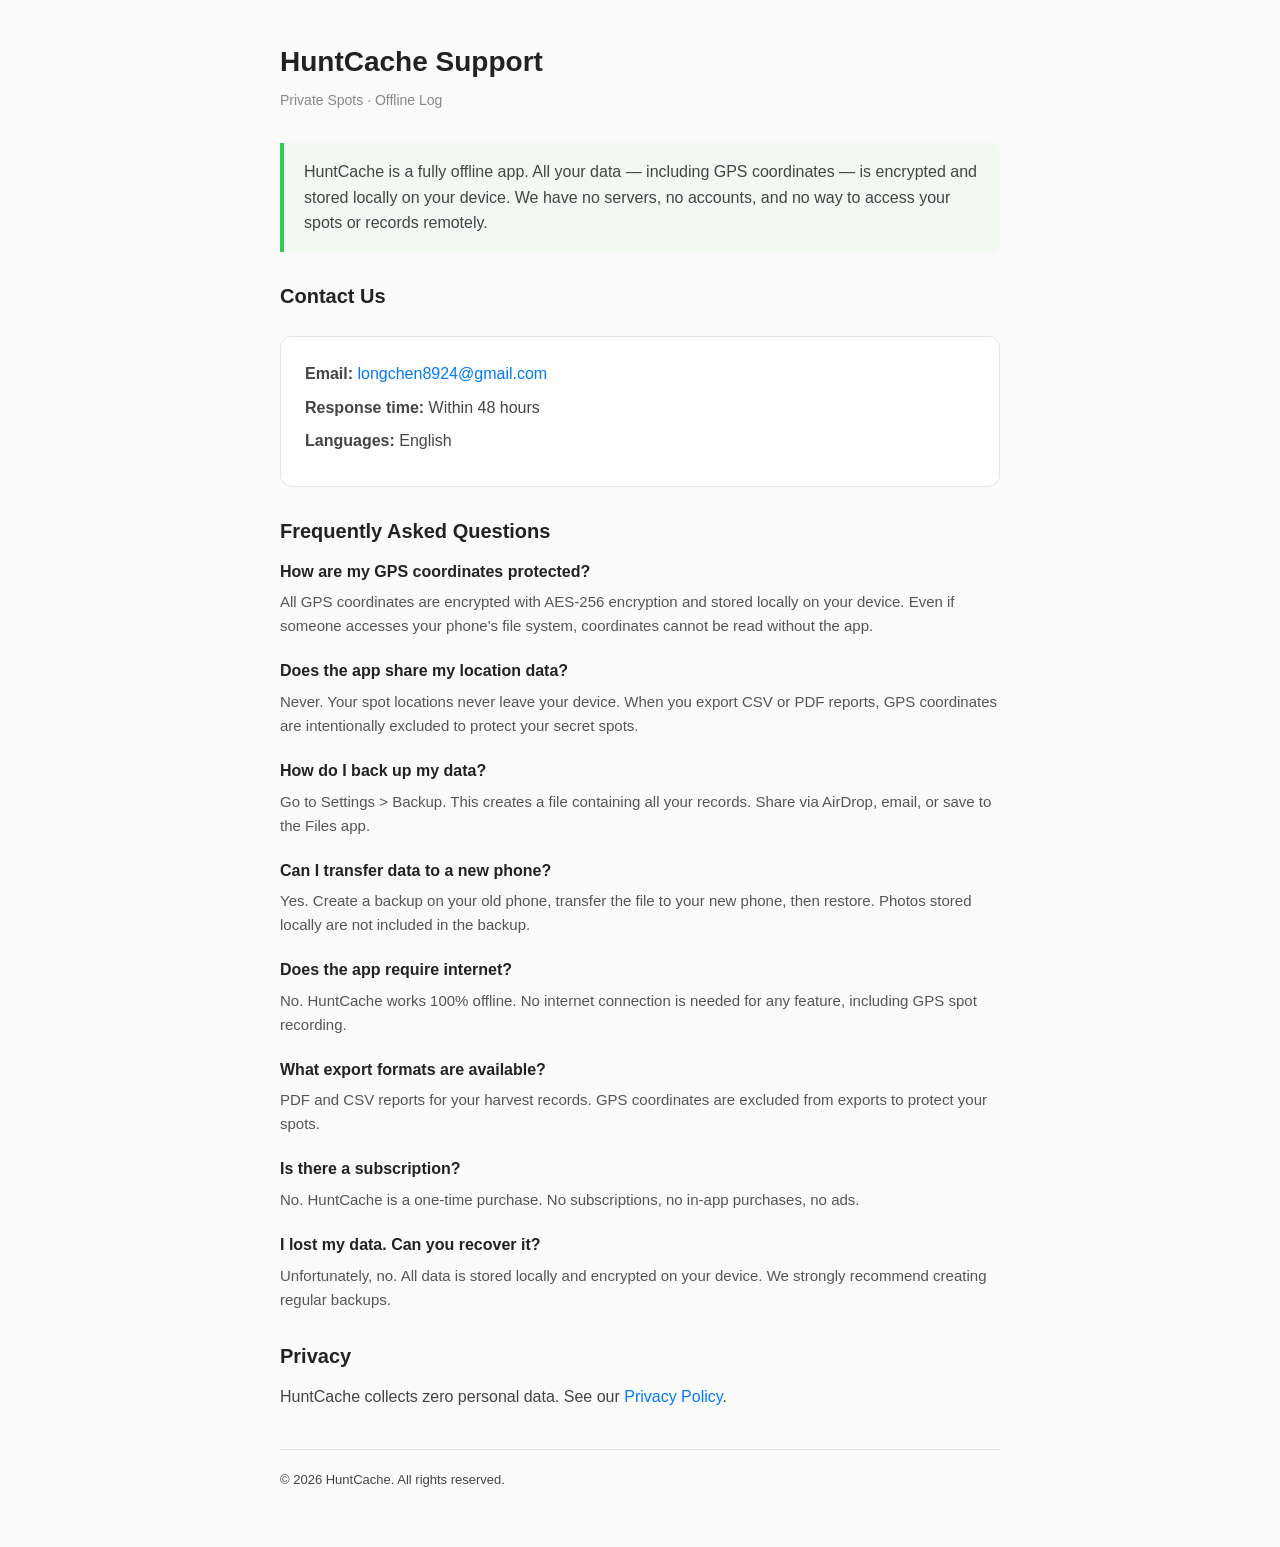
<file: huntcache.html>
<!DOCTYPE html>
<html lang="en">
<head>
<meta charset="UTF-8">
<meta name="viewport" content="width=device-width, initial-scale=1.0">
<title>HuntCache - Support</title>
<style>
  *{margin:0;padding:0;box-sizing:border-box}
  body{font-family:-apple-system,BlinkMacSystemFont,"Segoe UI",Roboto,Helvetica,Arial,sans-serif;background:#fafafa;color:#333;line-height:1.6;padding:40px 20px}
  .container{max-width:720px;margin:0 auto}
  h1{font-size:28px;color:#222;margin-bottom:4px}
  .subtitle{font-size:14px;color:#888;margin-bottom:32px}
  h2{font-size:20px;color:#222;margin:28px 0 12px}
  p{margin-bottom:16px;color:#444}
  .highlight{background:#f0faf0;border-left:4px solid #34c759;padding:16px 20px;margin:24px 0;border-radius:0 8px 8px 0}
  .highlight p{margin-bottom:0}
  a{color:#007aff;text-decoration:none}
  a:hover{text-decoration:underline}
  .contact-card{background:#fff;border:1px solid #e5e5e5;border-radius:12px;padding:24px;margin:24px 0}
  .contact-card p{margin-bottom:8px}
  .faq-item{margin-bottom:20px}
  .faq-item h3{font-size:16px;color:#222;margin-bottom:6px}
  .faq-item p{font-size:15px;color:#555;margin-bottom:0}
  .footer{margin-top:40px;padding-top:20px;border-top:1px solid #ddd;font-size:13px;color:#999}
</style>
</head>
<body>
<div class="container">
<h1>HuntCache Support</h1>
<p class="subtitle">Private Spots &middot; Offline Log</p>

<div class="highlight">
  <p>HuntCache is a fully offline app. All your data — including GPS coordinates — is encrypted and stored locally on your device. We have no servers, no accounts, and no way to access your spots or records remotely.</p>
</div>

<h2>Contact Us</h2>
<div class="contact-card">
  <p><strong>Email:</strong> <a href="mailto:longchen8924@gmail.com">longchen8924@gmail.com</a></p>
  <p><strong>Response time:</strong> Within 48 hours</p>
  <p><strong>Languages:</strong> English</p>
</div>

<h2>Frequently Asked Questions</h2>

<div class="faq-item">
  <h3>How are my GPS coordinates protected?</h3>
  <p>All GPS coordinates are encrypted with AES-256 encryption and stored locally on your device. Even if someone accesses your phone's file system, coordinates cannot be read without the app.</p>
</div>

<div class="faq-item">
  <h3>Does the app share my location data?</h3>
  <p>Never. Your spot locations never leave your device. When you export CSV or PDF reports, GPS coordinates are intentionally excluded to protect your secret spots.</p>
</div>

<div class="faq-item">
  <h3>How do I back up my data?</h3>
  <p>Go to Settings > Backup. This creates a file containing all your records. Share via AirDrop, email, or save to the Files app.</p>
</div>

<div class="faq-item">
  <h3>Can I transfer data to a new phone?</h3>
  <p>Yes. Create a backup on your old phone, transfer the file to your new phone, then restore. Photos stored locally are not included in the backup.</p>
</div>

<div class="faq-item">
  <h3>Does the app require internet?</h3>
  <p>No. HuntCache works 100% offline. No internet connection is needed for any feature, including GPS spot recording.</p>
</div>

<div class="faq-item">
  <h3>What export formats are available?</h3>
  <p>PDF and CSV reports for your harvest records. GPS coordinates are excluded from exports to protect your spots.</p>
</div>

<div class="faq-item">
  <h3>Is there a subscription?</h3>
  <p>No. HuntCache is a one-time purchase. No subscriptions, no in-app purchases, no ads.</p>
</div>

<div class="faq-item">
  <h3>I lost my data. Can you recover it?</h3>
  <p>Unfortunately, no. All data is stored locally and encrypted on your device. We strongly recommend creating regular backups.</p>
</div>

<h2>Privacy</h2>
<p>HuntCache collects zero personal data. See our <a href="https://maxchen8924-max.github.io/privacy-policy/huntcache.html">Privacy Policy</a>.</p>

<div class="footer"><p>&copy; 2026 HuntCache. All rights reserved.</p></div>
</div>
</body>
</html>
</file>
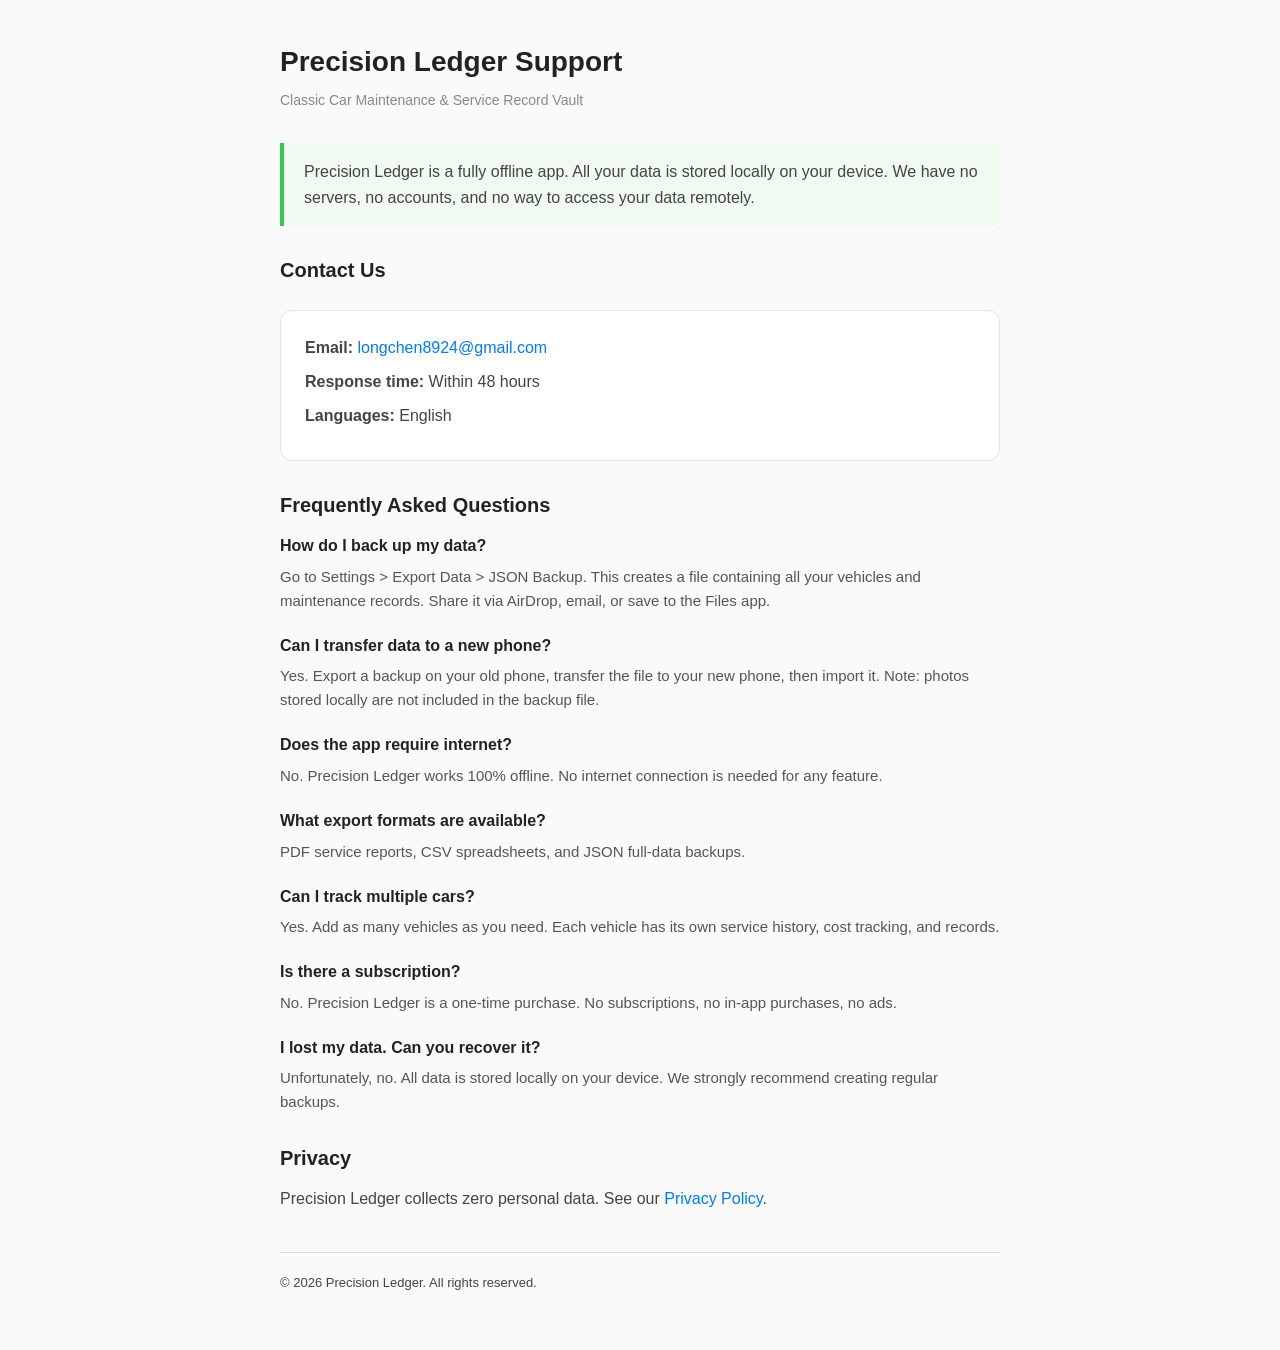
<file: precisionledger.html>
<!DOCTYPE html>
<html lang="en">
<head>
<meta charset="UTF-8">
<meta name="viewport" content="width=device-width, initial-scale=1.0">
<title>Precision Ledger - Support</title>
<style>
  *{margin:0;padding:0;box-sizing:border-box}
  body{font-family:-apple-system,BlinkMacSystemFont,"Segoe UI",Roboto,Helvetica,Arial,sans-serif;background:#fafafa;color:#333;line-height:1.6;padding:40px 20px}
  .container{max-width:720px;margin:0 auto}
  h1{font-size:28px;color:#222;margin-bottom:4px}
  .subtitle{font-size:14px;color:#888;margin-bottom:32px}
  h2{font-size:20px;color:#222;margin:28px 0 12px}
  p{margin-bottom:16px;color:#444}
  .highlight{background:#f0faf0;border-left:4px solid #34c759;padding:16px 20px;margin:24px 0;border-radius:0 8px 8px 0}
  .highlight p{margin-bottom:0}
  a{color:#007aff;text-decoration:none}
  a:hover{text-decoration:underline}
  .contact-card{background:#fff;border:1px solid #e5e5e5;border-radius:12px;padding:24px;margin:24px 0}
  .contact-card p{margin-bottom:8px}
  .faq-item{margin-bottom:20px}
  .faq-item h3{font-size:16px;color:#222;margin-bottom:6px}
  .faq-item p{font-size:15px;color:#555;margin-bottom:0}
  .footer{margin-top:40px;padding-top:20px;border-top:1px solid #ddd;font-size:13px;color:#999}
</style>
</head>
<body>
<div class="container">
<h1>Precision Ledger Support</h1>
<p class="subtitle">Classic Car Maintenance & Service Record Vault</p>

<div class="highlight">
  <p>Precision Ledger is a fully offline app. All your data is stored locally on your device. We have no servers, no accounts, and no way to access your data remotely.</p>
</div>

<h2>Contact Us</h2>
<div class="contact-card">
  <p><strong>Email:</strong> <a href="mailto:longchen8924@gmail.com">longchen8924@gmail.com</a></p>
  <p><strong>Response time:</strong> Within 48 hours</p>
  <p><strong>Languages:</strong> English</p>
</div>

<h2>Frequently Asked Questions</h2>

<div class="faq-item">
  <h3>How do I back up my data?</h3>
  <p>Go to Settings > Export Data > JSON Backup. This creates a file containing all your vehicles and maintenance records. Share it via AirDrop, email, or save to the Files app.</p>
</div>

<div class="faq-item">
  <h3>Can I transfer data to a new phone?</h3>
  <p>Yes. Export a backup on your old phone, transfer the file to your new phone, then import it. Note: photos stored locally are not included in the backup file.</p>
</div>

<div class="faq-item">
  <h3>Does the app require internet?</h3>
  <p>No. Precision Ledger works 100% offline. No internet connection is needed for any feature.</p>
</div>

<div class="faq-item">
  <h3>What export formats are available?</h3>
  <p>PDF service reports, CSV spreadsheets, and JSON full-data backups.</p>
</div>

<div class="faq-item">
  <h3>Can I track multiple cars?</h3>
  <p>Yes. Add as many vehicles as you need. Each vehicle has its own service history, cost tracking, and records.</p>
</div>

<div class="faq-item">
  <h3>Is there a subscription?</h3>
  <p>No. Precision Ledger is a one-time purchase. No subscriptions, no in-app purchases, no ads.</p>
</div>

<div class="faq-item">
  <h3>I lost my data. Can you recover it?</h3>
  <p>Unfortunately, no. All data is stored locally on your device. We strongly recommend creating regular backups.</p>
</div>

<h2>Privacy</h2>
<p>Precision Ledger collects zero personal data. See our <a href="https://maxchen8924-max.github.io/privacy-policy/precisionledger.html">Privacy Policy</a>.</p>

<div class="footer"><p>&copy; 2026 Precision Ledger. All rights reserved.</p></div>
</div>
</body>
</html>
</file>
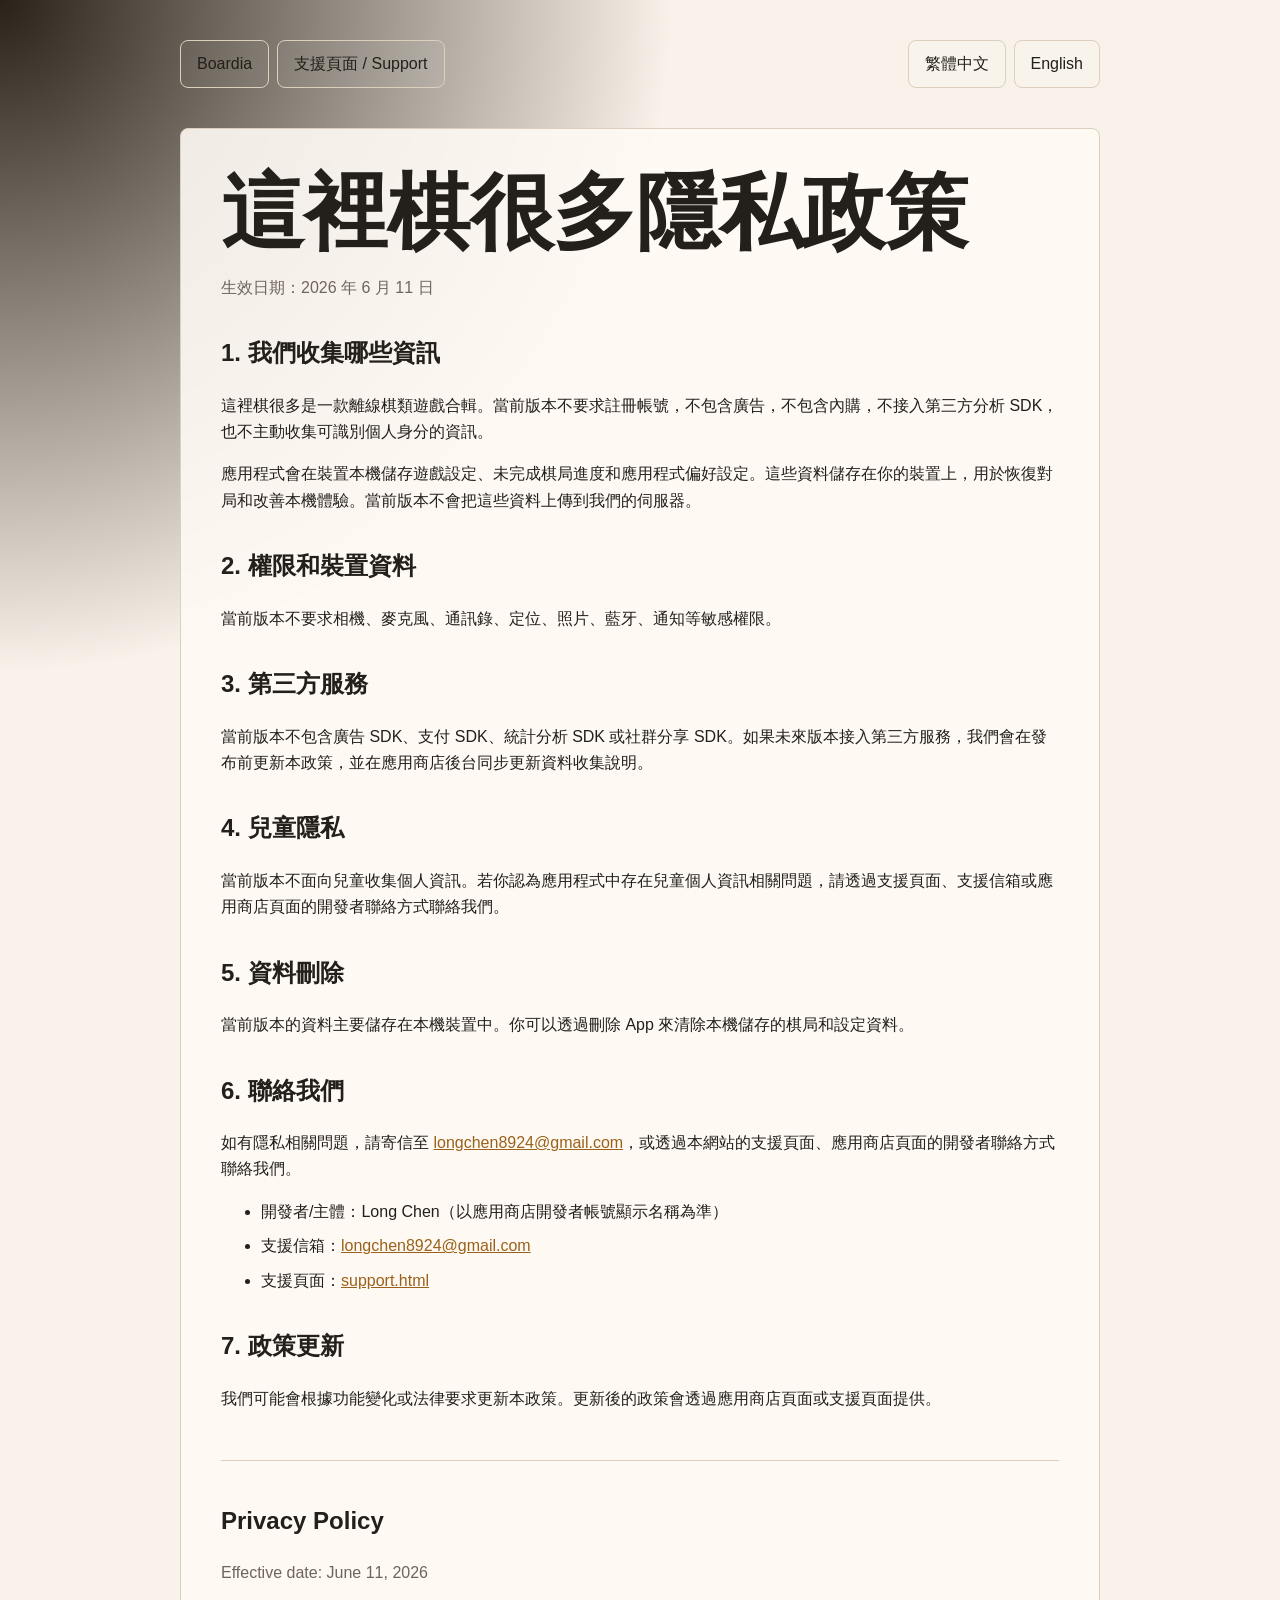
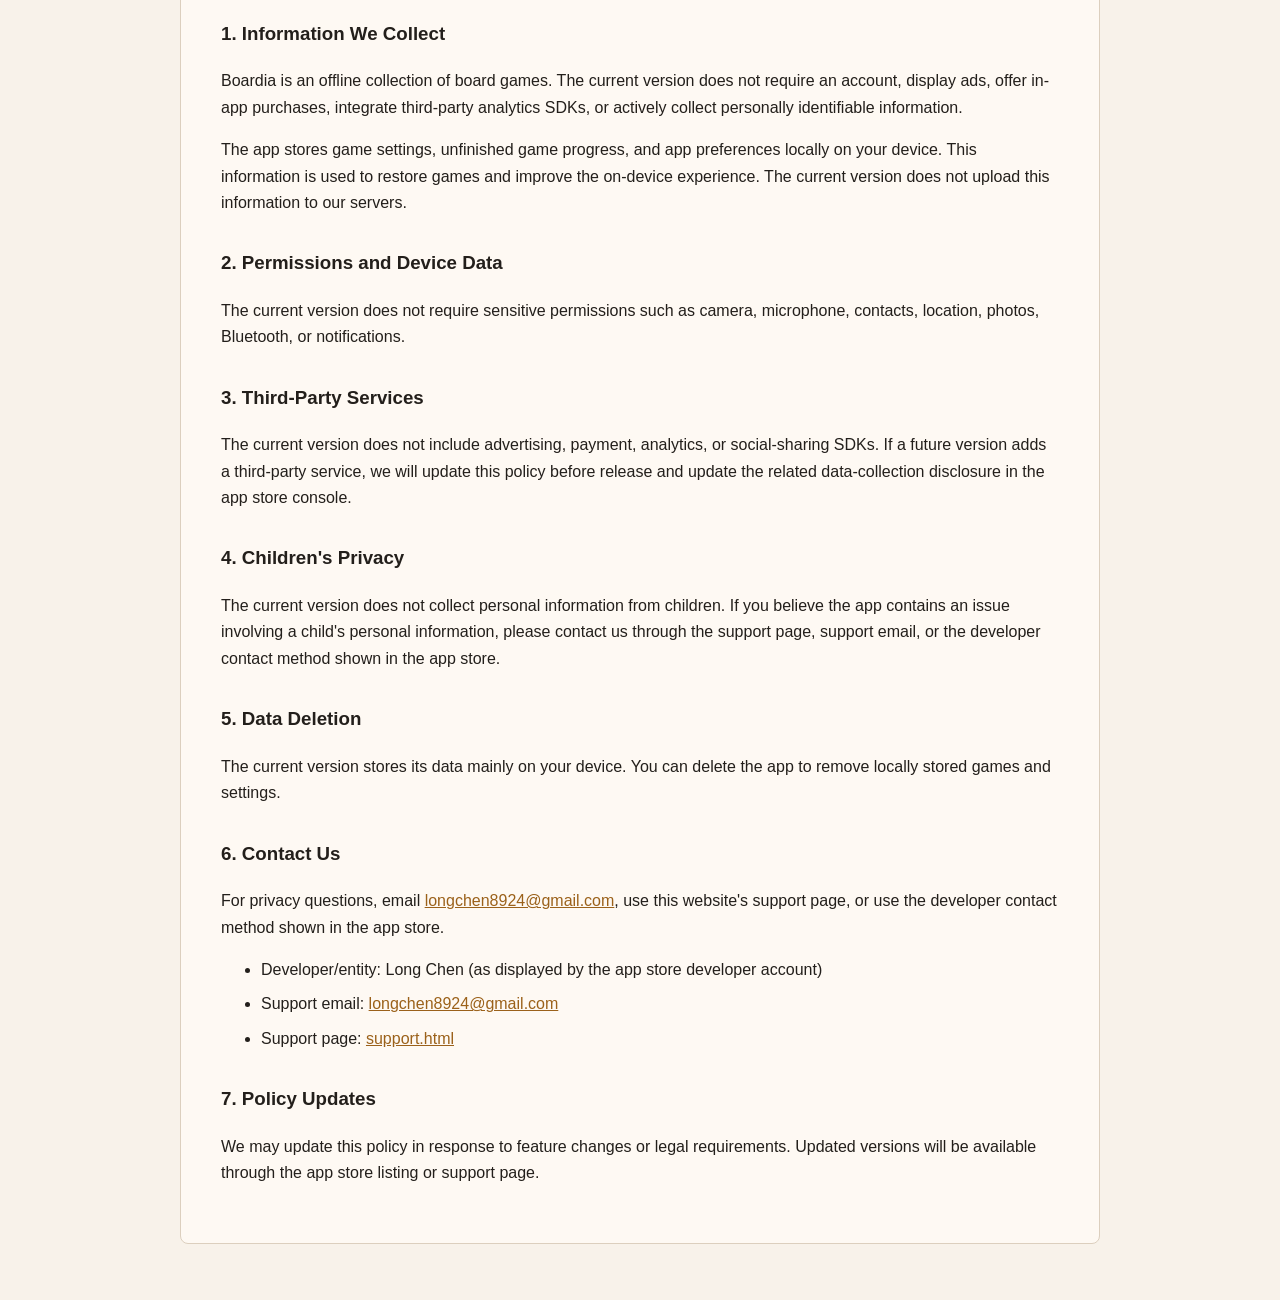
<file: boardia/privacy.html>
<!doctype html>
<html lang="zh-Hant-TW">
<head>
  <meta charset="utf-8">
  <meta name="viewport" content="width=device-width, initial-scale=1">
  <title>這裡棋很多隱私政策 / Boardia Privacy Policy</title>
  <meta name="description" content="這裡棋很多（Boardia）隱私政策，提供繁體中文與英文版本。">
  <link rel="stylesheet" href="style.css">
</head>
<body>
  <main class="page">
    <nav class="topnav" aria-label="頁面與語言導覽">
      <div class="nav-links"><a href="index.html">Boardia</a><a href="support.html">支援頁面 / Support</a></div>
      <div class="language-links"><a href="#zh-hant">繁體中文</a><a href="#en">English</a></div>
    </nav>
    <article class="document">
      <section id="zh-hant" lang="zh-Hant-TW">
        <h1>這裡棋很多隱私政策</h1>
        <p class="muted">生效日期：2026 年 6 月 11 日</p>

        <h2>1. 我們收集哪些資訊</h2>
        <p>這裡棋很多是一款離線棋類遊戲合輯。當前版本不要求註冊帳號，不包含廣告，不包含內購，不接入第三方分析 SDK，也不主動收集可識別個人身分的資訊。</p>
        <p>應用程式會在裝置本機儲存遊戲設定、未完成棋局進度和應用程式偏好設定。這些資料儲存在你的裝置上，用於恢復對局和改善本機體驗。當前版本不會把這些資料上傳到我們的伺服器。</p>

        <h2>2. 權限和裝置資料</h2>
        <p>當前版本不要求相機、麥克風、通訊錄、定位、照片、藍牙、通知等敏感權限。</p>

        <h2>3. 第三方服務</h2>
        <p>當前版本不包含廣告 SDK、支付 SDK、統計分析 SDK 或社群分享 SDK。如果未來版本接入第三方服務，我們會在發布前更新本政策，並在應用商店後台同步更新資料收集說明。</p>

        <h2>4. 兒童隱私</h2>
        <p>當前版本不面向兒童收集個人資訊。若你認為應用程式中存在兒童個人資訊相關問題，請透過支援頁面、支援信箱或應用商店頁面的開發者聯絡方式聯絡我們。</p>

        <h2>5. 資料刪除</h2>
        <p>當前版本的資料主要儲存在本機裝置中。你可以透過刪除 App 來清除本機儲存的棋局和設定資料。</p>

        <h2>6. 聯絡我們</h2>
        <p>如有隱私相關問題，請寄信至 <a href="mailto:longchen8924@gmail.com">longchen8924@gmail.com</a>，或透過本網站的支援頁面、應用商店頁面的開發者聯絡方式聯絡我們。</p>
        <ul>
          <li>開發者/主體：Long Chen（以應用商店開發者帳號顯示名稱為準）</li>
          <li>支援信箱：<a href="mailto:longchen8924@gmail.com">longchen8924@gmail.com</a></li>
          <li>支援頁面：<a href="support.html">support.html</a></li>
        </ul>

        <h2>7. 政策更新</h2>
        <p>我們可能會根據功能變化或法律要求更新本政策。更新後的政策會透過應用商店頁面或支援頁面提供。</p>
      </section>

      <section id="en" class="translation" lang="en">
        <h2>Privacy Policy</h2>
        <p class="muted">Effective date: June 11, 2026</p>

        <h3>1. Information We Collect</h3>
        <p>Boardia is an offline collection of board games. The current version does not require an account, display ads, offer in-app purchases, integrate third-party analytics SDKs, or actively collect personally identifiable information.</p>
        <p>The app stores game settings, unfinished game progress, and app preferences locally on your device. This information is used to restore games and improve the on-device experience. The current version does not upload this information to our servers.</p>

        <h3>2. Permissions and Device Data</h3>
        <p>The current version does not require sensitive permissions such as camera, microphone, contacts, location, photos, Bluetooth, or notifications.</p>

        <h3>3. Third-Party Services</h3>
        <p>The current version does not include advertising, payment, analytics, or social-sharing SDKs. If a future version adds a third-party service, we will update this policy before release and update the related data-collection disclosure in the app store console.</p>

        <h3>4. Children's Privacy</h3>
        <p>The current version does not collect personal information from children. If you believe the app contains an issue involving a child's personal information, please contact us through the support page, support email, or the developer contact method shown in the app store.</p>

        <h3>5. Data Deletion</h3>
        <p>The current version stores its data mainly on your device. You can delete the app to remove locally stored games and settings.</p>

        <h3>6. Contact Us</h3>
        <p>For privacy questions, email <a href="mailto:longchen8924@gmail.com">longchen8924@gmail.com</a>, use this website's support page, or use the developer contact method shown in the app store.</p>
        <ul>
          <li>Developer/entity: Long Chen (as displayed by the app store developer account)</li>
          <li>Support email: <a href="mailto:longchen8924@gmail.com">longchen8924@gmail.com</a></li>
          <li>Support page: <a href="support.html">support.html</a></li>
        </ul>

        <h3>7. Policy Updates</h3>
        <p>We may update this policy in response to feature changes or legal requirements. Updated versions will be available through the app store listing or support page.</p>
      </section>
    </article>
  </main>
</body>
</html>
</file>
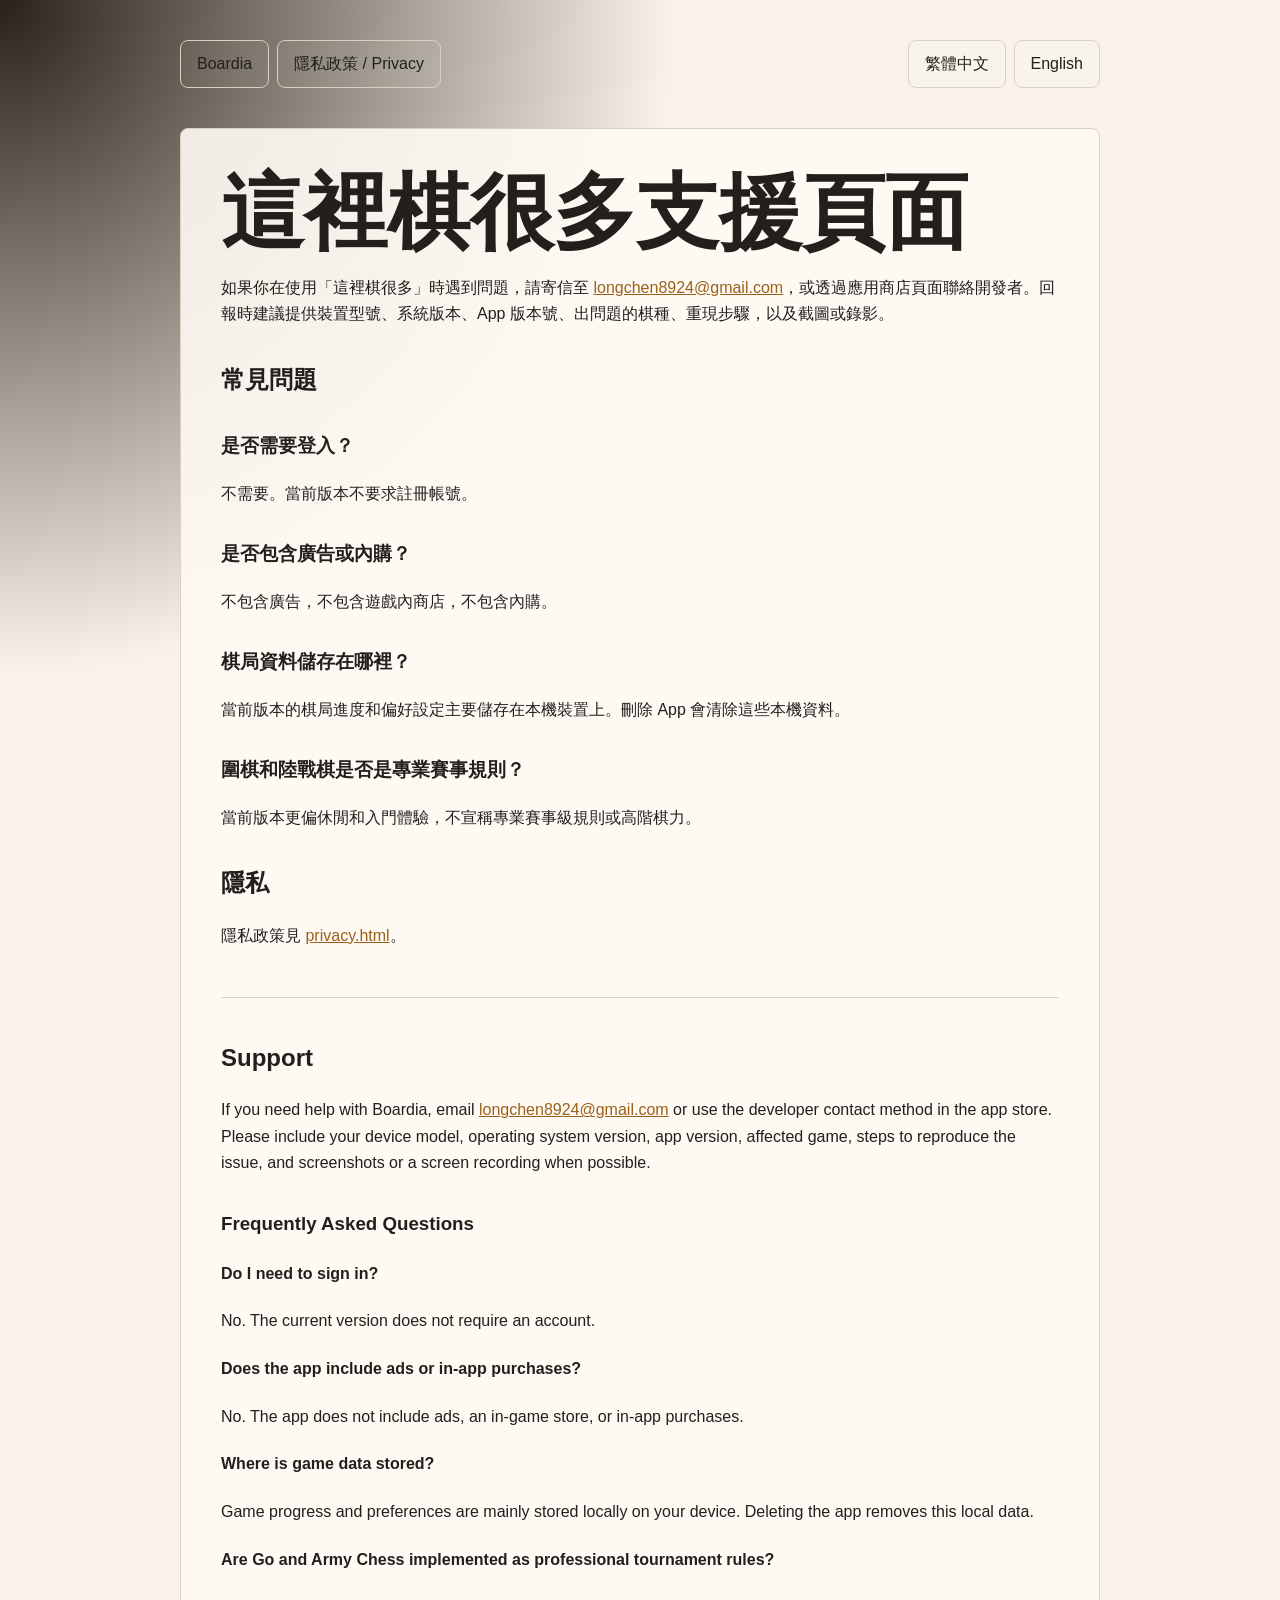
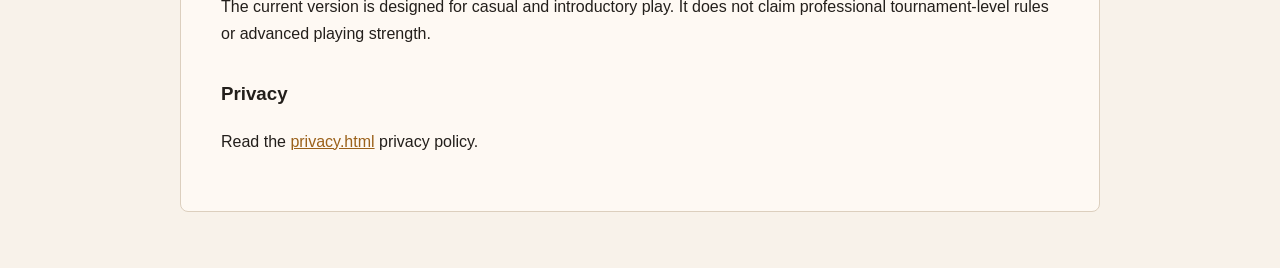
<file: boardia/support.html>
<!doctype html>
<html lang="zh-Hant-TW">
<head>
  <meta charset="utf-8">
  <meta name="viewport" content="width=device-width, initial-scale=1">
  <title>這裡棋很多支援頁面 / Boardia Support</title>
  <meta name="description" content="這裡棋很多（Boardia）支援頁面，提供繁體中文與英文版本。">
  <link rel="stylesheet" href="style.css">
</head>
<body>
  <main class="page">
    <nav class="topnav" aria-label="頁面與語言導覽">
      <div class="nav-links"><a href="index.html">Boardia</a><a href="privacy.html">隱私政策 / Privacy</a></div>
      <div class="language-links"><a href="#zh-hant">繁體中文</a><a href="#en">English</a></div>
    </nav>
    <article class="document">
      <section id="zh-hant" lang="zh-Hant-TW">
        <h1>這裡棋很多支援頁面</h1>
        <p>如果你在使用「這裡棋很多」時遇到問題，請寄信至 <a href="mailto:longchen8924@gmail.com">longchen8924@gmail.com</a>，或透過應用商店頁面聯絡開發者。回報時建議提供裝置型號、系統版本、App 版本號、出問題的棋種、重現步驟，以及截圖或錄影。</p>

        <h2>常見問題</h2>

        <h3>是否需要登入？</h3>
        <p>不需要。當前版本不要求註冊帳號。</p>

        <h3>是否包含廣告或內購？</h3>
        <p>不包含廣告，不包含遊戲內商店，不包含內購。</p>

        <h3>棋局資料儲存在哪裡？</h3>
        <p>當前版本的棋局進度和偏好設定主要儲存在本機裝置上。刪除 App 會清除這些本機資料。</p>

        <h3>圍棋和陸戰棋是否是專業賽事規則？</h3>
        <p>當前版本更偏休閒和入門體驗，不宣稱專業賽事級規則或高階棋力。</p>

        <h2>隱私</h2>
        <p>隱私政策見 <a href="privacy.html">privacy.html</a>。</p>
      </section>

      <section id="en" class="translation" lang="en">
        <h2>Support</h2>
        <p>If you need help with Boardia, email <a href="mailto:longchen8924@gmail.com">longchen8924@gmail.com</a> or use the developer contact method in the app store. Please include your device model, operating system version, app version, affected game, steps to reproduce the issue, and screenshots or a screen recording when possible.</p>

        <h3>Frequently Asked Questions</h3>

        <h4>Do I need to sign in?</h4>
        <p>No. The current version does not require an account.</p>

        <h4>Does the app include ads or in-app purchases?</h4>
        <p>No. The app does not include ads, an in-game store, or in-app purchases.</p>

        <h4>Where is game data stored?</h4>
        <p>Game progress and preferences are mainly stored locally on your device. Deleting the app removes this local data.</p>

        <h4>Are Go and Army Chess implemented as professional tournament rules?</h4>
        <p>The current version is designed for casual and introductory play. It does not claim professional tournament-level rules or advanced playing strength.</p>

        <h3>Privacy</h3>
        <p>Read the <a href="privacy.html">privacy.html</a> privacy policy.</p>
      </section>
    </article>
  </main>
</body>
</html>
</file>
<file: boardia/style.css>
:root {
  color-scheme: light dark;
  --bg: #11100f;
  --panel: #1d1a17;
  --text: #f3eee6;
  --muted: #b7aca0;
  --line: #3a332c;
  --accent: #d7a958;
}

* {
  box-sizing: border-box;
}

body {
  margin: 0;
  background: radial-gradient(circle at top left, #2a2218, var(--bg) 42rem);
  color: var(--text);
  font-family: -apple-system, BlinkMacSystemFont, "Segoe UI", sans-serif;
  line-height: 1.65;
}

a {
  color: var(--accent);
}

.page {
  width: min(920px, calc(100% - 32px));
  margin: 0 auto;
  padding: 40px 0 56px;
}

.topnav {
  display: flex;
  justify-content: space-between;
  align-items: flex-start;
  flex-wrap: wrap;
  gap: 20px;
  margin-bottom: 40px;
}

.nav-links,
.language-links {
  display: flex;
  flex-wrap: wrap;
  gap: 8px;
}

.topnav a,
.actions a {
  min-height: 44px;
  display: inline-flex;
  align-items: center;
  justify-content: center;
  border: 1px solid var(--line);
  border-radius: 8px;
  padding: 10px 16px;
  text-decoration: none;
  color: var(--text);
  background: rgba(255, 255, 255, 0.04);
}

.hero {
  min-height: 58vh;
  display: flex;
  flex-direction: column;
  justify-content: center;
}

.eyebrow,
.muted {
  color: var(--muted);
}

h1 {
  margin: 0 0 18px;
  font-size: clamp(2.4rem, 7vw, 5.2rem);
  line-height: 1.05;
  letter-spacing: 0;
}

h2,
h3 {
  margin-top: 32px;
  letter-spacing: 0;
}

.lede {
  max-width: 680px;
  font-size: 1.2rem;
  color: var(--muted);
}

.actions {
  display: flex;
  flex-wrap: wrap;
  gap: 12px;
  margin-top: 24px;
}

.panel,
.document {
  border: 1px solid var(--line);
  border-radius: 8px;
  padding: clamp(20px, 4vw, 40px);
  background: color-mix(in srgb, var(--panel) 90%, transparent);
}

.translation {
  margin-top: 48px;
  padding-top: 8px;
  border-top: 1px solid var(--line);
}

li + li {
  margin-top: 8px;
}

@media (prefers-color-scheme: light) {
  :root {
    --bg: #f8f2ea;
    --panel: #fffaf4;
    --text: #231f1b;
    --muted: #6f655b;
    --line: #dccfbe;
    --accent: #9b611a;
  }
}
</file>
